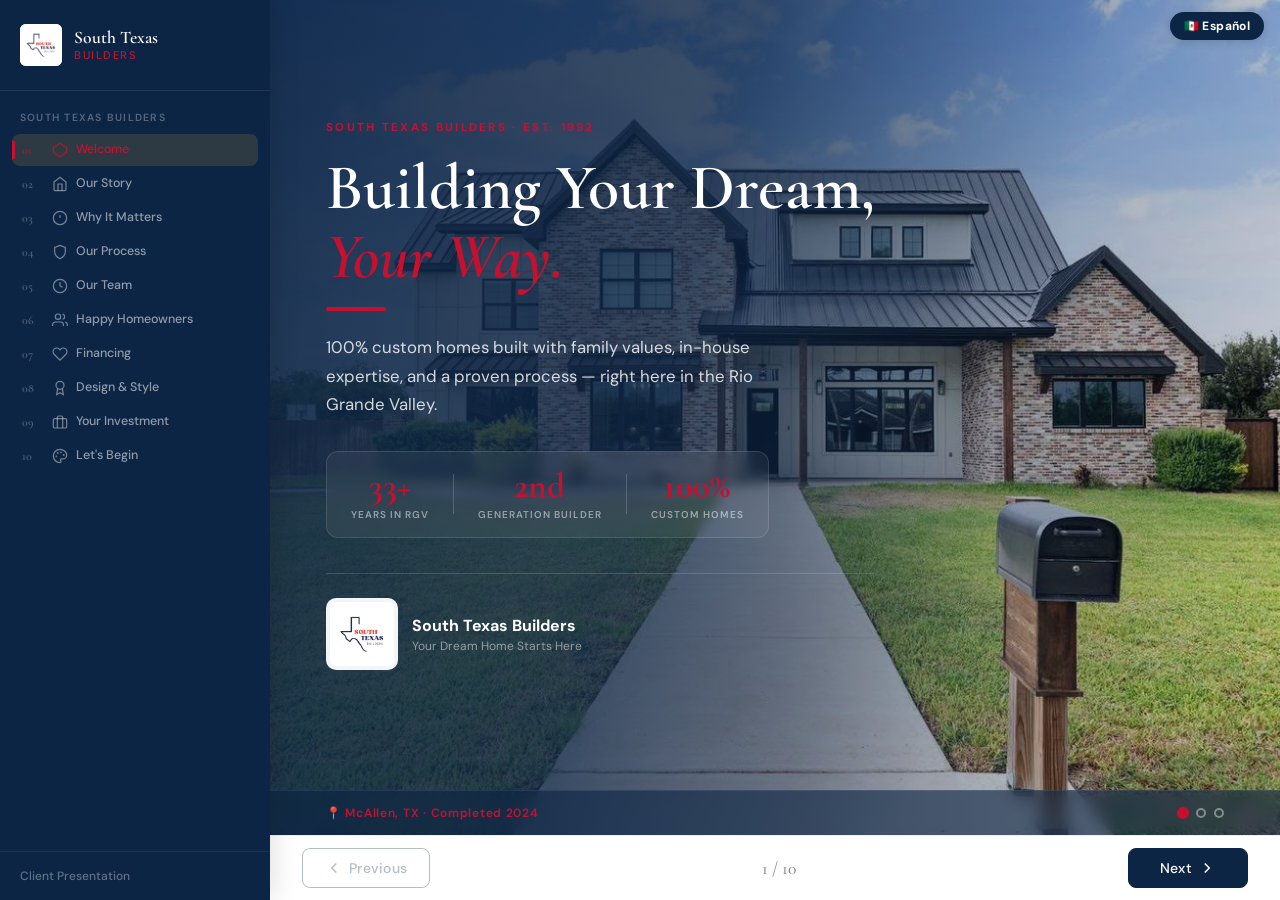
<file: index.html>
<!doctype html>
<html lang="en">
  <head>
    <meta charset="UTF-8" />
    <link rel="icon" type="image/svg+xml" href="/favicon.svg" />
    <meta name="viewport" content="width=device-width, initial-scale=1.0" />
    <title>South Texas Builders — Closer Presentation</title>
    <link rel="preconnect" href="https://fonts.googleapis.com" />
    <link rel="preconnect" href="https://fonts.gstatic.com" crossorigin />
    <link href="https://fonts.googleapis.com/css2?family=Cormorant+Garamond:ital,wght@0,300;0,400;0,500;0,600;0,700;1,300;1,400;1,500&family=DM+Sans:ital,opsz,wght@0,9..40,300;0,9..40,400;0,9..40,500;0,9..40,600;0,9..40,700;1,9..40,300;1,9..40,400&display=swap" rel="stylesheet" />
    <script type="module" crossorigin src="/assets/index-Rdpta0uJ.js"></script>
    <link rel="stylesheet" crossorigin href="/assets/index-zOQVvLWB.css">
  </head>
  <body>
    <div id="root"></div>
  </body>
</html>
</file>
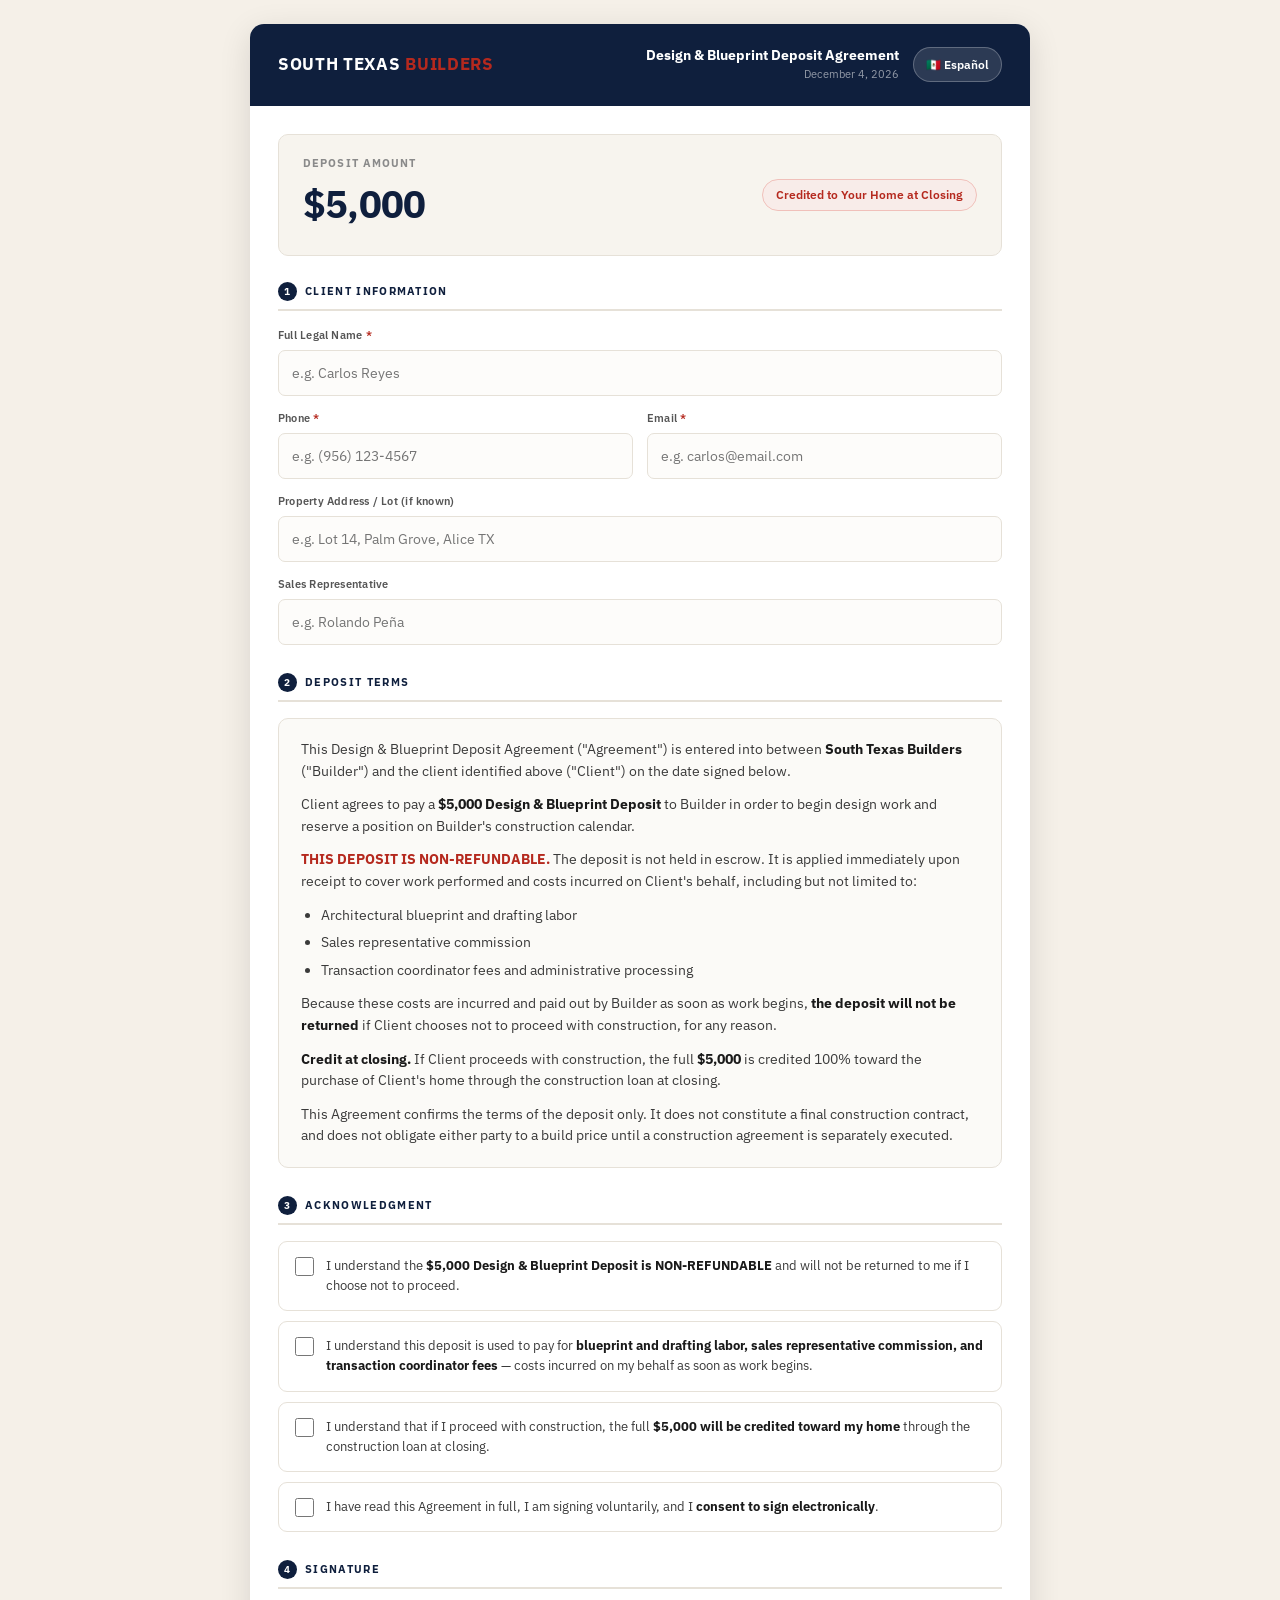
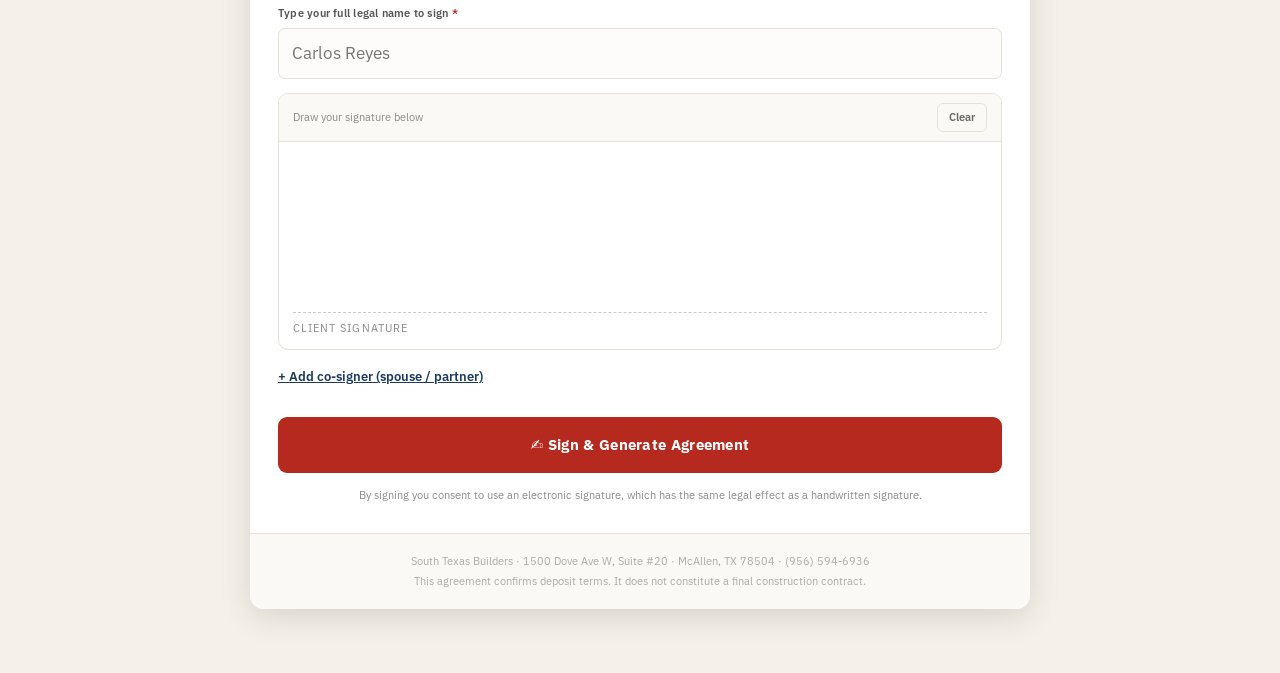
<file: stb-deposit-agreement.html>
<!doctype html>
<html lang="en">
<head>
<meta charset="utf-8" />
<meta name="viewport" content="width=device-width, initial-scale=1" />
<title>South Texas Builders — Design Deposit Agreement</title>
<!--
  ============================================================================
  SOUTH TEXAS BUILDERS — DESIGN & BLUEPRINT DEPOSIT AGREEMENT (e-signature)
  ----------------------------------------------------------------------------
  Standalone page. No build step, no dependencies. Opened in a new tab from
  the "Let's Begin" section of the closer presentation.

  Captures: client identity, explicit acknowledgment of the non-refundable
  $5,000 design deposit, a drawn signature, a typed legal name, and a
  timestamped audit record. Submits to Netlify Forms (form name
  "stb-deposit-agreement") so the office receives a copy, then generates a
  printable / save-as-PDF signed agreement.

  NOTE: Have counsel review the agreement wording before production use.
  ============================================================================
-->
<link rel="preconnect" href="https://fonts.googleapis.com" />
<link rel="preconnect" href="https://fonts.gstatic.com" crossorigin />
<link href="https://fonts.googleapis.com/css2?family=IBM+Plex+Sans:wght@300;400;500;600;700;800&display=swap" rel="stylesheet" />
<style>
  *{box-sizing:border-box;margin:0;padding:0}
  :root{
    --navy:#0f1f3d; --navy-soft:#1B3A5C; --red:#b5291e; --cream:#f5f0e8;
    --panel:#fff; --line:#e6e1d8; --muted:#8a8a8a; --ink:#1a1a1a; --ok:#1e7a4d;
  }
  body{
    font-family:'IBM Plex Sans',system-ui,sans-serif;background:var(--cream);
    color:var(--ink);line-height:1.6;padding:24px 16px 64px;
    -webkit-font-smoothing:antialiased;
  }
  .wrap{max-width:780px;margin:0 auto}

  /* ---------- header ---------- */
  .doc{background:var(--panel);border-radius:14px;overflow:hidden;box-shadow:0 8px 32px rgba(0,0,0,.12)}
  .doc-head{background:var(--navy);padding:22px 28px;display:flex;justify-content:space-between;align-items:center;gap:16px;flex-wrap:wrap}
  .logo{font-size:17px;font-weight:800;color:#fff;letter-spacing:.04em}
  .logo span{color:var(--red)}
  .head-right{display:flex;align-items:center;gap:14px}
  .head-title{text-align:right}
  .head-title h1{font-size:14px;font-weight:700;color:#fff;line-height:1.3}
  .head-title p{font-size:11px;color:rgba(255,255,255,.55);margin-top:2px}
  .lang-btn{background:rgba(255,255,255,.12);border:1px solid rgba(255,255,255,.25);color:#fff;
    font:inherit;font-size:12px;font-weight:600;padding:7px 12px;border-radius:20px;cursor:pointer;white-space:nowrap}
  .lang-btn:hover{background:rgba(255,255,255,.22)}

  .doc-body{padding:28px}
  @media (max-width:560px){.doc-body{padding:20px 16px}}

  /* ---------- amount ---------- */
  .amount{background:#f7f4ee;border:1px solid var(--line);border-radius:10px;padding:20px 24px;
    display:flex;justify-content:space-between;align-items:center;gap:16px;flex-wrap:wrap;margin-bottom:26px}
  .amount-label{font-size:11px;font-weight:700;text-transform:uppercase;letter-spacing:.1em;color:var(--muted);margin-bottom:2px}
  .amount-val{font-size:38px;font-weight:800;color:var(--navy);letter-spacing:-.02em}
  .amount-tag{font-size:12px;font-weight:600;color:var(--red);background:#f8ece9;border:1px solid #f0c0ba;
    padding:5px 13px;border-radius:20px}

  /* ---------- sections ---------- */
  .sec{margin-bottom:28px}
  .sec-title{font-size:11px;font-weight:700;text-transform:uppercase;letter-spacing:.12em;color:var(--navy);
    padding-bottom:8px;border-bottom:2px solid var(--line);margin-bottom:16px;display:flex;align-items:center;gap:8px}
  .sec-title .n{background:var(--navy);color:#fff;width:19px;height:19px;border-radius:50%;
    display:inline-flex;align-items:center;justify-content:center;font-size:10px;flex:none}

  .grid{display:grid;grid-template-columns:1fr 1fr;gap:14px}
  @media (max-width:560px){.grid{grid-template-columns:1fr}}
  .full{grid-column:1/-1}
  label.f{display:block}
  .f-label{display:block;font-size:11px;font-weight:600;color:#555;margin-bottom:5px;letter-spacing:.02em}
  .f-label .req{color:var(--red)}
  input[type=text],input[type=tel],input[type=email]{
    width:100%;font:inherit;font-size:14px;padding:11px 13px;border:1px solid var(--line);
    border-radius:7px;background:#fdfcfa;color:var(--ink);transition:border-color .15s,box-shadow .15s}
  input:focus{outline:none;border-color:var(--navy-soft);box-shadow:0 0 0 3px rgba(27,58,92,.1);background:#fff}
  input.err{border-color:var(--red);background:#fffafa}

  /* ---------- terms ---------- */
  .terms{background:#fbfaf7;border:1px solid var(--line);border-radius:10px;padding:20px 22px;font-size:13.5px;color:#3a3a3a}
  .terms p{margin-bottom:12px}
  .terms p:last-child{margin-bottom:0}
  .terms strong{color:var(--ink)}
  .terms .hot{color:var(--red);font-weight:700}
  .terms ul{margin:10px 0 12px 20px}
  .terms li{margin-bottom:6px}

  /* ---------- checkboxes ---------- */
  .ack{display:flex;gap:12px;align-items:flex-start;background:#fff;border:1px solid var(--line);
    border-radius:9px;padding:14px 16px;margin-bottom:10px;cursor:pointer;transition:border-color .15s,background .15s}
  .ack:hover{border-color:#c9c2b5}
  .ack.checked{border-color:var(--ok);background:#f4fbf7}
  .ack.err{border-color:var(--red);background:#fffafa}
  .ack input{width:19px;height:19px;flex:none;margin-top:1px;accent-color:var(--ok);cursor:pointer}
  .ack span{font-size:13px;color:#3a3a3a;line-height:1.55}
  .ack span b{color:var(--ink)}

  /* ---------- signature ---------- */
  .sig-wrap{border:1px solid var(--line);border-radius:10px;overflow:hidden;background:#fff}
  .sig-bar{display:flex;justify-content:space-between;align-items:center;padding:9px 14px;
    background:#faf9f6;border-bottom:1px solid var(--line)}
  .sig-hint{font-size:11px;color:var(--muted)}
  .clear-btn{background:none;border:1px solid var(--line);color:#666;font:inherit;font-size:11px;
    font-weight:600;padding:5px 11px;border-radius:6px;cursor:pointer}
  .clear-btn:hover{border-color:var(--red);color:var(--red)}
  canvas{display:block;width:100%;height:170px;touch-action:none;cursor:crosshair;background:#fff}
  .sig-line{margin:0 14px 12px;border-top:1px dashed #cfc9bd;padding-top:7px;font-size:10.5px;
    color:var(--muted);text-transform:uppercase;letter-spacing:.1em}
  .sig-wrap.err{border-color:var(--red)}

  .cosign-toggle{margin-top:14px;font-size:13px;color:var(--navy-soft);font-weight:600;
    background:none;border:none;font-family:inherit;cursor:pointer;text-decoration:underline;padding:4px 0}
  #cosignBlock{margin-top:18px;padding-top:18px;border-top:1px dashed var(--line)}

  /* ---------- submit ---------- */
  .submit-btn{width:100%;background:var(--red);color:#fff;font:inherit;font-size:15px;font-weight:700;
    border:none;border-radius:9px;padding:16px;cursor:pointer;letter-spacing:.02em;transition:background .15s}
  .submit-btn:hover{background:#9c2119}
  .submit-btn:disabled{background:#c9c2b5;cursor:not-allowed}
  .err-msg{background:#fff2f0;border-left:4px solid var(--red);color:#8c2018;font-size:13px;
    padding:12px 15px;border-radius:0 6px 6px 0;margin-bottom:16px;display:none}
  .err-msg.show{display:block}
  .legal-note{font-size:11px;color:var(--muted);text-align:center;margin-top:14px;line-height:1.6}

  .doc-foot{padding:18px 28px;background:#faf9f6;border-top:1px solid var(--line);
    text-align:center;font-size:11px;color:#aaa;line-height:1.8}

  /* ---------- success ---------- */
  #done{display:none;text-align:center;padding:44px 28px}
  #done .tick{width:64px;height:64px;border-radius:50%;background:#e8f6ee;color:var(--ok);
    display:flex;align-items:center;justify-content:center;font-size:32px;margin:0 auto 20px}
  #done h2{font-size:21px;color:var(--navy);margin-bottom:8px;font-weight:700}
  #done p{font-size:14px;color:#666;margin-bottom:6px}
  #done .docid{font-family:ui-monospace,monospace;font-size:12px;color:var(--muted);
    background:#f5f2ec;padding:6px 12px;border-radius:6px;display:inline-block;margin:14px 0 22px}
  .print-btn{background:var(--navy);color:#fff;font:inherit;font-size:14px;font-weight:700;border:none;
    border-radius:9px;padding:14px 28px;cursor:pointer}
  .print-btn:hover{background:#16305c}
</style>
</head>
<body>

<div class="wrap">
  <div class="doc">
    <div class="doc-head">
      <div class="logo">SOUTH TEXAS <span>BUILDERS</span></div>
      <div class="head-right">
        <div class="head-title">
          <h1 data-t="docTitle">Design &amp; Blueprint Deposit Agreement</h1>
          <p id="todayLabel"></p>
        </div>
        <button class="lang-btn" id="langBtn" type="button">🇲🇽 Español</button>
      </div>
    </div>

    <!-- ============ FORM ============ -->
    <div class="doc-body" id="formView">

      <div class="amount">
        <div>
          <div class="amount-label" data-t="depositAmount">Deposit Amount</div>
          <div class="amount-val">$5,000</div>
        </div>
        <div class="amount-tag" data-t="creditedTag">Credited to Your Home at Closing</div>
      </div>

      <!-- 1. client -->
      <div class="sec">
        <div class="sec-title"><span class="n">1</span><span data-t="s1">Client Information</span></div>
        <div class="grid">
          <label class="f full">
            <span class="f-label"><span data-t="fLegal">Full Legal Name</span> <span class="req">*</span></span>
            <input type="text" id="legalName" autocomplete="name" placeholder="e.g. Carlos Reyes" />
          </label>
          <label class="f">
            <span class="f-label"><span data-t="fPhone">Phone</span> <span class="req">*</span></span>
            <input type="tel" id="phone" autocomplete="tel" placeholder="e.g. (956) 123-4567" />
          </label>
          <label class="f">
            <span class="f-label"><span data-t="fEmail">Email</span> <span class="req">*</span></span>
            <input type="email" id="email" autocomplete="email" placeholder="e.g. carlos@email.com" />
          </label>
          <label class="f full">
            <span class="f-label" data-t="fProp">Property Address / Lot (if known)</span>
            <input type="text" id="property" placeholder="e.g. Lot 14, Palm Grove, Alice TX" />
          </label>
          <label class="f full">
            <span class="f-label" data-t="fRep">Sales Representative</span>
            <input type="text" id="rep" placeholder="e.g. Rolando Peña" />
          </label>
        </div>
      </div>

      <!-- 2. terms -->
      <div class="sec">
        <div class="sec-title"><span class="n">2</span><span data-t="s2">Deposit Terms</span></div>
        <div class="terms" id="termsBox"></div>
      </div>

      <!-- 3. acknowledgments -->
      <div class="sec">
        <div class="sec-title"><span class="n">3</span><span data-t="s3">Acknowledgment</span></div>
        <div id="ackList"></div>
      </div>

      <!-- 4. signature -->
      <div class="sec">
        <div class="sec-title"><span class="n">4</span><span data-t="s4">Signature</span></div>

        <label class="f" style="margin-bottom:14px">
          <span class="f-label"><span data-t="fType">Type your full legal name to sign</span> <span class="req">*</span></span>
          <input type="text" id="typedSig" placeholder="Carlos Reyes" style="font-size:17px" />
        </label>

        <div class="sig-wrap" id="sigWrap">
          <div class="sig-bar">
            <span class="sig-hint" data-t="sigHint">Draw your signature below</span>
            <button type="button" class="clear-btn" id="clearSig" data-t="clearSig">Clear</button>
          </div>
          <canvas id="sigPad"></canvas>
          <div class="sig-line" data-t="sigLine">Client Signature</div>
        </div>

        <button type="button" class="cosign-toggle" id="cosignToggle" data-t="addCosign">+ Add co-signer (spouse / partner)</button>

        <div id="cosignBlock" style="display:none">
          <label class="f" style="margin-bottom:14px">
            <span class="f-label" data-t="fCoName">Co-Signer Full Legal Name</span>
            <input type="text" id="coName" placeholder="e.g. Maria Reyes" />
          </label>
          <div class="sig-wrap" id="coSigWrap">
            <div class="sig-bar">
              <span class="sig-hint" data-t="sigHint2">Co-signer draws signature below</span>
              <button type="button" class="clear-btn" id="clearCoSig" data-t="clearSig2">Clear</button>
            </div>
            <canvas id="coSigPad"></canvas>
            <div class="sig-line" data-t="coSigLine">Co-Signer Signature</div>
          </div>
        </div>
      </div>

      <div class="err-msg" id="errMsg"></div>
      <button type="button" class="submit-btn" id="submitBtn" data-t="submitBtn">✍️ Sign &amp; Generate Agreement</button>
      <p class="legal-note" data-t="legalNote">
        By signing you consent to use an electronic signature, which has the same legal effect as a handwritten signature.
      </p>
    </div>

    <!-- ============ SUCCESS ============ -->
    <div id="done">
      <div class="tick">✓</div>
      <h2 data-t="doneTitle">Agreement Signed</h2>
      <p data-t="doneSub">A copy has been sent to South Texas Builders.</p>
      <div class="docid" id="doneId"></div>
      <div>
        <button type="button" class="print-btn" id="printBtn" data-t="printBtn">🖨️ View / Download Signed PDF</button>
      </div>
      <p class="legal-note" style="margin-top:18px" data-t="doneNote">Keep a copy for your records.</p>
    </div>

    <div class="doc-foot">
      South Texas Builders · 1500 Dove Ave W, Suite #20 · McAllen, TX 78504 · (956) 594-6936<br/>
      <span data-t="footNote">This agreement confirms deposit terms. It does not constitute a final construction contract.</span>
    </div>
  </div>
</div>

<!-- Netlify Forms detection stub (static markup, never displayed) -->
<form name="stb-deposit-agreement" data-netlify="true" netlify-honeypot="bot-field" hidden>
  <input type="text" name="bot-field" />
  <input type="text" name="documentId" /><input type="text" name="legalName" />
  <input type="text" name="phone" /><input type="email" name="email" />
  <input type="text" name="property" />
  <input type="text" name="rep" /><input type="text" name="typedSignature" />
  <input type="text" name="coSignerName" /><input type="text" name="signedAt" />
  <input type="text" name="language" /><input type="text" name="acknowledgments" />
  <input type="text" name="userAgent" /><textarea name="signatureImage"></textarea>
  <textarea name="coSignatureImage"></textarea>
</form>

<script>
(function(){
  "use strict";

  /* ------------------------------------------------------------------ i18n */
  var T = {
    en:{
      docTitle:"Design & Blueprint Deposit Agreement", depositAmount:"Deposit Amount",
      creditedTag:"Credited to Your Home at Closing",
      s1:"Client Information", s2:"Deposit Terms", s3:"Acknowledgment", s4:"Signature",
      fLegal:"Full Legal Name", fPhone:"Phone", fEmail:"Email",
      fProp:"Property Address / Lot (if known)", fRep:"Sales Representative",
      fType:"Type your full legal name to sign", sigHint:"Draw your signature below",
      sigHint2:"Co-signer draws signature below", clearSig:"Clear", clearSig2:"Clear",
      sigLine:"Client Signature", coSigLine:"Co-Signer Signature",
      addCosign:"+ Add co-signer (spouse / partner)", removeCosign:"− Remove co-signer",
      fCoName:"Co-Signer Full Legal Name",
      submitBtn:"✍️ Sign & Generate Agreement", submitting:"Submitting…",
      legalNote:"By signing you consent to use an electronic signature, which has the same legal effect as a handwritten signature.",
      doneTitle:"Agreement Signed", doneSub:"A copy has been sent to South Texas Builders.",
      printBtn:"🖨️ View / Download Signed PDF", doneNote:"Keep a copy for your records.",
      footNote:"This agreement confirms deposit terms. It does not constitute a final construction contract.",
      errFields:"Please complete all required fields highlighted below.",
      errAck:"You must check every acknowledgment box to continue.",
      errSig:"Please draw your signature in the box above.",
      errTyped:"Your typed name must match your full legal name.",
      errSend:"Your agreement was signed, but the copy could not be sent automatically. Please download the PDF and email it to the office.",
      /* document */
      docHead:"Design & Blueprint Deposit Agreement", labClient:"Client", labPhone:"Phone",
      labEmail:"Email", labProp:"Property", labRep:"Sales Representative",
      labDate:"Date Signed", labDoc:"Document ID", labBuilder:"Builder",
      termsHead:"Terms Acknowledged & Agreed", sigHead:"Signatures",
      signedBy:"Signed by", coSignedBy:"Co-signed by", onDate:"on",
      auditHead:"Audit Record",
      terms:{
        intro:"This Design &amp; Blueprint Deposit Agreement (\"Agreement\") is entered into between <strong>South Texas Builders</strong> (\"Builder\") and the client identified above (\"Client\") on the date signed below.",
        p1:"Client agrees to pay a <strong>$5,000 Design &amp; Blueprint Deposit</strong> to Builder in order to begin design work and reserve a position on Builder's construction calendar.",
        p2:"<span class='hot'>THIS DEPOSIT IS NON-REFUNDABLE.</span> The deposit is not held in escrow. It is applied immediately upon receipt to cover work performed and costs incurred on Client's behalf, including but not limited to:",
        li:["Architectural blueprint and drafting labor","Sales representative commission","Transaction coordinator fees and administrative processing"],
        p3:"Because these costs are incurred and paid out by Builder as soon as work begins, <strong>the deposit will not be returned</strong> if Client chooses not to proceed with construction, for any reason.",
        p4:"<strong>Credit at closing.</strong> If Client proceeds with construction, the full <strong>$5,000</strong> is credited 100% toward the purchase of Client's home through the construction loan at closing.",
        p5:"This Agreement confirms the terms of the deposit only. It does not constitute a final construction contract, and does not obligate either party to a build price until a construction agreement is separately executed."
      },
      acks:[
        "I understand the <b>$5,000 Design &amp; Blueprint Deposit is NON-REFUNDABLE</b> and will not be returned to me if I choose not to proceed.",
        "I understand this deposit is used to pay for <b>blueprint and drafting labor, sales representative commission, and transaction coordinator fees</b> — costs incurred on my behalf as soon as work begins.",
        "I understand that if I proceed with construction, the full <b>$5,000 will be credited toward my home</b> through the construction loan at closing.",
        "I have read this Agreement in full, I am signing voluntarily, and I <b>consent to sign electronically</b>."
      ]
    },
    es:{
      docTitle:"Acuerdo de Depósito de Diseño y Planos", depositAmount:"Monto del Depósito",
      creditedTag:"Acreditado a Tu Casa al Cierre",
      s1:"Información del Cliente", s2:"Términos del Depósito", s3:"Reconocimiento", s4:"Firma",
      fLegal:"Nombre Legal Completo", fPhone:"Teléfono", fEmail:"Correo Electrónico",
      fProp:"Dirección / Lote de la Propiedad (si se conoce)",
      fRep:"Representante de Ventas",
      fType:"Escribe tu nombre legal completo para firmar", sigHint:"Dibuja tu firma abajo",
      sigHint2:"El co-firmante dibuja su firma abajo", clearSig:"Borrar", clearSig2:"Borrar",
      sigLine:"Firma del Cliente", coSigLine:"Firma del Co-Firmante",
      addCosign:"+ Agregar co-firmante (cónyuge / pareja)", removeCosign:"− Quitar co-firmante",
      fCoName:"Nombre Legal Completo del Co-Firmante",
      submitBtn:"✍️ Firmar y Generar Acuerdo", submitting:"Enviando…",
      legalNote:"Al firmar aceptas usar una firma electrónica, la cual tiene el mismo efecto legal que una firma manuscrita.",
      doneTitle:"Acuerdo Firmado", doneSub:"Se envió una copia a South Texas Builders.",
      printBtn:"🖨️ Ver / Descargar PDF Firmado", doneNote:"Guarda una copia para tus registros.",
      footNote:"Este acuerdo confirma los términos del depósito. No constituye un contrato de construcción final.",
      errFields:"Por favor completa todos los campos requeridos marcados abajo.",
      errAck:"Debes marcar todas las casillas de reconocimiento para continuar.",
      errSig:"Por favor dibuja tu firma en el recuadro de arriba.",
      errTyped:"Tu nombre escrito debe coincidir con tu nombre legal completo.",
      errSend:"Tu acuerdo fue firmado, pero la copia no se pudo enviar automáticamente. Por favor descarga el PDF y envíalo por correo a la oficina.",
      docHead:"Acuerdo de Depósito de Diseño y Planos", labClient:"Cliente", labPhone:"Teléfono",
      labEmail:"Correo", labProp:"Propiedad", labRep:"Representante de Ventas",
      labDate:"Fecha de Firma", labDoc:"ID del Documento", labBuilder:"Constructor",
      termsHead:"Términos Reconocidos y Aceptados", sigHead:"Firmas",
      signedBy:"Firmado por", coSignedBy:"Co-firmado por", onDate:"el",
      auditHead:"Registro de Auditoría",
      terms:{
        intro:"Este Acuerdo de Depósito de Diseño y Planos (\"Acuerdo\") se celebra entre <strong>South Texas Builders</strong> (\"Constructor\") y el cliente identificado arriba (\"Cliente\") en la fecha firmada a continuación.",
        p1:"El Cliente acepta pagar un <strong>Depósito de Diseño y Planos de $5,000</strong> al Constructor para iniciar el trabajo de diseño y reservar un lugar en el calendario de construcción del Constructor.",
        p2:"<span class='hot'>ESTE DEPÓSITO NO ES REEMBOLSABLE.</span> El depósito no se mantiene en garantía (escrow). Se aplica de inmediato al recibirse para cubrir el trabajo realizado y los costos incurridos en nombre del Cliente, incluyendo pero no limitado a:",
        li:["Mano de obra de planos arquitectónicos y dibujo","Comisión del representante de ventas","Honorarios de la coordinadora de transacciones y procesamiento administrativo"],
        p3:"Debido a que estos costos son incurridos y pagados por el Constructor tan pronto como comienza el trabajo, <strong>el depósito no será devuelto</strong> si el Cliente decide no continuar con la construcción, por cualquier motivo.",
        p4:"<strong>Crédito al cierre.</strong> Si el Cliente continúa con la construcción, los <strong>$5,000</strong> completos se acreditan al 100% a la compra de la casa del Cliente a través del préstamo de construcción al cierre.",
        p5:"Este Acuerdo confirma únicamente los términos del depósito. No constituye un contrato de construcción final, y no obliga a ninguna de las partes a un precio de construcción hasta que se firme por separado un contrato de construcción."
      },
      acks:[
        "Entiendo que el <b>Depósito de Diseño y Planos de $5,000 NO ES REEMBOLSABLE</b> y no me será devuelto si decido no continuar.",
        "Entiendo que este depósito se usa para pagar <b>mano de obra de planos y dibujo, comisión del representante de ventas y honorarios de la coordinadora de transacciones</b> — costos incurridos en mi nombre tan pronto como comienza el trabajo.",
        "Entiendo que si continúo con la construcción, los <b>$5,000 completos se acreditarán a mi casa</b> a través del préstamo de construcción al cierre.",
        "He leído este Acuerdo en su totalidad, firmo voluntariamente, y <b>consiento en firmar electrónicamente</b>."
      ]
    }
  };

  var lang = (new URLSearchParams(location.search).get("lang") === "es") ? "es" : "en";
  var $ = function(id){ return document.getElementById(id); };

  /* ------------------------------------------------------- signature pads */
  function SigPad(canvas){
    var ctx = canvas.getContext("2d"), drawing = false, dirty = false, last = null;
    function size(){
      var r = canvas.getBoundingClientRect(), d = window.devicePixelRatio || 1;
      var snap = dirty ? canvas.toDataURL() : null;
      canvas.width = Math.round(r.width * d); canvas.height = Math.round(r.height * d);
      ctx.setTransform(d,0,0,d,0,0);
      ctx.lineWidth = 2.2; ctx.lineCap = "round"; ctx.lineJoin = "round"; ctx.strokeStyle = "#12233f";
      if (snap){ var im = new Image(); im.onload = function(){ ctx.drawImage(im,0,0,r.width,r.height); }; im.src = snap; }
    }
    function pos(e){
      var r = canvas.getBoundingClientRect();
      return { x:e.clientX - r.left, y:e.clientY - r.top };
    }
    canvas.addEventListener("pointerdown", function(e){
      e.preventDefault(); drawing = true; dirty = true; last = pos(e);
      canvas.setPointerCapture(e.pointerId);
      ctx.beginPath(); ctx.arc(last.x,last.y,1.1,0,Math.PI*2); ctx.fillStyle="#12233f"; ctx.fill();
    });
    canvas.addEventListener("pointermove", function(e){
      if(!drawing) return;
      e.preventDefault();
      var p = pos(e);
      ctx.beginPath(); ctx.moveTo(last.x,last.y); ctx.lineTo(p.x,p.y); ctx.stroke();
      last = p;
    });
    ["pointerup","pointercancel","pointerleave"].forEach(function(ev){
      canvas.addEventListener(ev, function(){ drawing = false; });
    });
    window.addEventListener("resize", size);
    setTimeout(size, 0);
    return {
      clear:function(){ ctx.clearRect(0,0,canvas.width,canvas.height); dirty=false; },
      isEmpty:function(){ return !dirty; },
      data:function(){ return dirty ? canvas.toDataURL("image/png") : ""; },
      resize:size
    };
  }

  var pad   = SigPad($("sigPad"));
  var coPad = SigPad($("coSigPad"));
  $("clearSig").addEventListener("click", function(){ pad.clear(); });
  $("clearCoSig").addEventListener("click", function(){ coPad.clear(); });

  // drawing clears any outstanding "please sign" error state
  $("sigPad").addEventListener("pointerdown", function(){
    $("sigWrap").classList.remove("err");
    clearErr();
  });

  var coOpen = false;
  $("cosignToggle").addEventListener("click", function(){
    coOpen = !coOpen;
    $("cosignBlock").style.display = coOpen ? "block" : "none";
    this.textContent = coOpen ? T[lang].removeCosign : T[lang].addCosign;
    if (coOpen) setTimeout(coPad.resize, 0);
  });

  /* --------------------------------------------------------------- render */
  function renderTerms(){
    var t = T[lang].terms;
    $("termsBox").innerHTML =
      "<p>"+t.intro+"</p><p>"+t.p1+"</p><p>"+t.p2+"</p><ul><li>"+
      t.li.join("</li><li>")+"</li></ul><p>"+t.p3+"</p><p>"+t.p4+"</p><p>"+t.p5+"</p>";
  }

  function renderAcks(){
    var box = $("ackList");
    var prev = Array.prototype.map.call(box.querySelectorAll("input"), function(i){ return i.checked; });
    box.innerHTML = "";
    T[lang].acks.forEach(function(text, i){
      var lab = document.createElement("label");
      lab.className = "ack";
      lab.innerHTML = '<input type="checkbox" data-ack="'+i+'" /><span>'+text+'</span>';
      var cb = lab.querySelector("input");
      if (prev[i]) { cb.checked = true; lab.classList.add("checked"); }
      cb.addEventListener("change", function(){
        lab.classList.toggle("checked", cb.checked);
        if (cb.checked) lab.classList.remove("err");
      });
      box.appendChild(lab);
    });
  }

  function applyLang(){
    document.documentElement.lang = lang;
    document.querySelectorAll("[data-t]").forEach(function(el){
      var v = T[lang][el.getAttribute("data-t")];
      if (v) el.textContent = v;
    });
    $("langBtn").textContent = (lang === "en") ? "🇲🇽 Español" : "🇺🇸 English";
    $("cosignToggle").textContent = coOpen ? T[lang].removeCosign : T[lang].addCosign;
    $("todayLabel").textContent = today();
    document.title = "South Texas Builders — " + T[lang].docTitle;
    renderTerms(); renderAcks();
  }

  function today(){
    return new Date().toLocaleDateString(lang === "en" ? "en-US" : "es-MX",
      { month:"long", day:"numeric", year:"numeric" });
  }

  $("langBtn").addEventListener("click", function(){
    lang = (lang === "en") ? "es" : "en";
    applyLang();
  });

  /* ------------------------------------------------------------ validation */
  function showErr(msg){
    var e = $("errMsg"); e.textContent = msg; e.classList.add("show");
    e.scrollIntoView({behavior:"smooth", block:"center"});
  }
  function clearErr(){ $("errMsg").classList.remove("show"); }

  function validate(){
    clearErr();
    var required = ["legalName","phone","email","typedSig"];
    var bad = false;
    required.forEach(function(id){
      var el = $(id), empty = !el.value.trim();
      el.classList.toggle("err", empty);
      if (empty) bad = true;
    });
    if (bad){ showErr(T[lang].errFields); return false; }

    var boxes = $("ackList").querySelectorAll("input[type=checkbox]");
    var allAck = true;
    Array.prototype.forEach.call(boxes, function(cb){
      var lab = cb.closest(".ack");
      lab.classList.toggle("err", !cb.checked);
      if (!cb.checked) allAck = false;
    });
    if (!allAck){ showErr(T[lang].errAck); return false; }

    var norm = function(s){ return s.trim().toLowerCase().replace(/\s+/g," "); };
    if (norm($("typedSig").value) !== norm($("legalName").value)){
      $("typedSig").classList.add("err");
      showErr(T[lang].errTyped); return false;
    }

    if (pad.isEmpty()){
      $("sigWrap").classList.add("err");
      showErr(T[lang].errSig); return false;
    }
    $("sigWrap").classList.remove("err");
    return true;
  }

  /* ---------------------------------------------------------------- submit */
  var record = null;

  function makeDocId(){
    var d = new Date();
    var ymd = "" + d.getFullYear() +
      String(d.getMonth()+1).padStart(2,"0") + String(d.getDate()).padStart(2,"0");
    var rand = Math.random().toString(36).slice(2,6).toUpperCase();
    return "STB-DA-" + ymd + "-" + rand;
  }

  function esc(s){
    return String(s == null ? "" : s).replace(/[&<>"']/g, function(c){
      return {"&":"&amp;","<":"&lt;",">":"&gt;",'"':"&quot;","'":"&#39;"}[c];
    });
  }

  $("submitBtn").addEventListener("click", function(){
    if (!validate()) return;
    var btn = this;
    btn.disabled = true;
    btn.textContent = T[lang].submitting;

    var now = new Date();
    record = {
      documentId: makeDocId(),
      legalName:  $("legalName").value.trim(),
      phone:      $("phone").value.trim(),
      email:      $("email").value.trim(),
      property:   $("property").value.trim(),
      rep:        $("rep").value.trim(),
      typedSignature: $("typedSig").value.trim(),
      coSignerName:   coOpen ? $("coName").value.trim() : "",
      signatureImage:   pad.data(),
      coSignatureImage: (coOpen && !coPad.isEmpty()) ? coPad.data() : "",
      signedAt:   now.toISOString(),
      signedAtLocal: now.toLocaleString(lang === "en" ? "en-US" : "es-MX"),
      language:   lang,
      acknowledgments: T[lang].acks.map(function(a){
        return a.replace(/<[^>]+>/g,"");
      }).join(" | "),
      userAgent:  navigator.userAgent
    };

    var body = new URLSearchParams();
    body.append("form-name", "stb-deposit-agreement");
    Object.keys(record).forEach(function(k){ body.append(k, record[k]); });

    fetch("/", {
      method: "POST",
      headers: {"Content-Type":"application/x-www-form-urlencoded"},
      body: body.toString()
    }).catch(function(){
      // Netlify Forms unavailable (e.g. local preview) — the signed PDF is
      // still generated so the signature is never lost.
      console.warn("Form submission failed; PDF fallback still available.");
    }).finally(function(){
      $("formView").style.display = "none";
      $("done").style.display = "block";
      $("doneId").textContent = record.documentId;
      window.scrollTo({top:0, behavior:"smooth"});
    });
  });

  /* ------------------------------------------------- signed document (PDF) */
  function buildDoc(r){
    var t = T[r.language];
    var row = function(label, val){
      if (!val) return "";
      return '<div class="r"><span class="rl">'+esc(label)+'</span><span class="rv">'+esc(val)+'</span></div>';
    };
    var terms = t.terms;
    return '<!DOCTYPE html><html lang="'+r.language+'"><head><meta charset="UTF-8">' +
      '<title>'+esc(t.docHead)+' — '+esc(r.documentId)+'</title>' +
      '<link href="https://fonts.googleapis.com/css2?family=IBM+Plex+Sans:wght@300;400;500;600;700;800&display=swap" rel="stylesheet">' +
      '<style>' +
      '*{box-sizing:border-box;margin:0;padding:0}' +
      'body{font-family:"IBM Plex Sans",sans-serif;background:#f5f0e8;color:#1a1a1a;padding:40px 20px;line-height:1.6}' +
      '.d{max-width:700px;margin:0 auto;background:#fff;border-radius:12px;overflow:hidden;box-shadow:0 8px 32px rgba(0,0,0,.12)}' +
      '.h{background:#0f1f3d;padding:26px 32px;display:flex;justify-content:space-between;align-items:center;' +
        '-webkit-print-color-adjust:exact;print-color-adjust:exact}' +
      '.lg{font-size:17px;font-weight:800;color:#fff;letter-spacing:.04em}.lg span{color:#b5291e}' +
      '.ht{text-align:right}.ht h2{font-size:14px;color:#fff;font-weight:700}' +
      '.ht p{font-size:11px;color:rgba(255,255,255,.55);margin-top:2px}' +
      '.b{padding:30px 32px}' +
      '.amt{background:#f7f4ee;border:1px solid #e0dbd2;border-radius:8px;padding:18px 22px;display:flex;' +
        'justify-content:space-between;align-items:center;margin-bottom:24px}' +
      '.al{font-size:10px;font-weight:700;text-transform:uppercase;letter-spacing:.1em;color:#888}' +
      '.av{font-size:32px;font-weight:800;color:#0f1f3d}' +
      '.at{font-size:11px;font-weight:600;color:#b5291e;background:#f8ece9;border:1px solid #f0c0ba;' +
        'padding:4px 12px;border-radius:20px;-webkit-print-color-adjust:exact;print-color-adjust:exact}' +
      '.st{font-size:10px;font-weight:700;text-transform:uppercase;letter-spacing:.12em;color:#0f1f3d;' +
        'border-bottom:2px solid #e6e1d8;padding-bottom:6px;margin:26px 0 14px}' +
      '.r{display:flex;justify-content:space-between;gap:16px;padding:8px 0;border-bottom:1px solid #f2f0ec}' +
      '.rl{font-size:11.5px;color:#888;flex:none}.rv{font-size:11.5px;font-weight:600;text-align:right}' +
      '.tx{font-size:12px;color:#3a3a3a}.tx p{margin-bottom:10px}.tx ul{margin:8px 0 10px 20px}' +
      '.tx li{margin-bottom:4px}.tx .hot{color:#b5291e;font-weight:700}' +
      '.ack{font-size:11.5px;color:#3a3a3a;padding:7px 0 7px 22px;position:relative;border-bottom:1px solid #f5f3ef}' +
      '.ack:before{content:"\\2713";position:absolute;left:0;top:7px;color:#1e7a4d;font-weight:700}' +
      '.sg{display:flex;gap:26px;margin-top:8px;flex-wrap:wrap}' +
      '.sgb{flex:1;min-width:230px}' +
      '.sgi{height:80px;border-bottom:1.5px solid #1a1a1a;display:flex;align-items:flex-end;padding-bottom:2px}' +
      '.sgi img{max-height:78px;max-width:100%}' +
      '.sgn{font-size:11px;font-weight:700;margin-top:6px}' +
      '.sgm{font-size:10px;color:#999;margin-top:2px}' +
      '.aud{background:#faf9f6;border:1px solid #eee;border-radius:6px;padding:12px 16px;margin-top:22px;' +
        'font-size:9.5px;color:#999;line-height:1.7;word-break:break-word}' +
      '.f{padding:18px 32px;background:#faf9f6;border-top:1px solid #f0f0f0;text-align:center;' +
        'font-size:10.5px;color:#aaa;line-height:1.8}' +
      '@media print{body{background:#fff;padding:0}.d{box-shadow:none;border-radius:0}}' +
      '</style></head><body><div class="d">' +
      '<div class="h"><div class="lg">SOUTH TEXAS <span>BUILDERS</span></div>' +
      '<div class="ht"><h2>'+esc(t.docHead)+'</h2><p>'+esc(r.documentId)+'</p></div></div>' +
      '<div class="b">' +
      '<div class="amt"><div><div class="al">'+esc(t.depositAmount)+'</div><div class="av">$5,000</div></div>' +
      '<div class="at">'+esc(t.creditedTag)+'</div></div>' +

      '<div class="st">'+esc(t.s1)+'</div>' +
      row(t.labClient, r.legalName) + row(t.labPhone, r.phone) + row(t.labEmail, r.email) +
      row(t.labProp, r.property) + row(t.labRep, r.rep) +
      row(t.labBuilder, "South Texas Builders") + row(t.labDate, r.signedAtLocal) +

      '<div class="st">'+esc(t.termsHead)+'</div><div class="tx">' +
      '<p>'+terms.intro+'</p><p>'+terms.p1+'</p><p>'+terms.p2+'</p>' +
      '<ul><li>'+terms.li.join("</li><li>")+'</li></ul>' +
      '<p>'+terms.p3+'</p><p>'+terms.p4+'</p><p>'+terms.p5+'</p></div>' +

      '<div class="st">'+esc(t.s3)+'</div>' +
      T[r.language].acks.map(function(a){
        return '<div class="ack">'+a+'</div>';
      }).join("") +

      '<div class="st">'+esc(t.sigHead)+'</div><div class="sg">' +
      '<div class="sgb"><div class="sgi">' +
        (r.signatureImage ? '<img src="'+r.signatureImage+'" alt="signature" />' : '') +
      '</div><div class="sgn">'+esc(r.legalName)+'</div>' +
      '<div class="sgm">'+esc(t.sigLine)+' · '+esc(t.onDate)+' '+esc(r.signedAtLocal)+'</div></div>' +
      (r.coSignerName ?
        '<div class="sgb"><div class="sgi">' +
        (r.coSignatureImage ? '<img src="'+r.coSignatureImage+'" alt="co-signature" />' : '') +
        '</div><div class="sgn">'+esc(r.coSignerName)+'</div>' +
        '<div class="sgm">'+esc(t.coSigLine)+' · '+esc(t.onDate)+' '+esc(r.signedAtLocal)+'</div></div>'
        : '') +
      '</div>' +

      '<div class="aud"><strong>'+esc(t.auditHead)+'</strong><br/>' +
      esc(t.labDoc)+': '+esc(r.documentId)+'<br/>' +
      'Timestamp (UTC): '+esc(r.signedAt)+'<br/>' +
      'Typed signature: '+esc(r.typedSignature)+'<br/>' +
      'Language: '+esc(r.language)+'<br/>' +
      'Client agent: '+esc(r.userAgent)+'</div>' +

      '</div><div class="f">South Texas Builders · 1500 Dove Ave W, Suite #20 · McAllen, TX 78504 · (956) 594-6936<br/>' +
      esc(t.footNote)+'</div></div>' +
      '<scr'+'ipt>window.onload=function(){setTimeout(function(){window.print();},700);}<\/scr'+'ipt>' +
      '</body></html>';
  }

  $("printBtn").addEventListener("click", function(){
    if (!record) return;
    var blob = new Blob([buildDoc(record)], {type:"text/html"});
    var url = URL.createObjectURL(blob);
    window.open(url, "_blank");
    setTimeout(function(){ URL.revokeObjectURL(url); }, 15000);
  });

  /* --------------------------------------------------------------- kickoff */
  ["legalName","phone","email","typedSig"].forEach(function(id){
    $(id).addEventListener("input", function(){ this.classList.remove("err"); });
  });
  applyLang();
})();
</script>
</body>
</html>
</file>
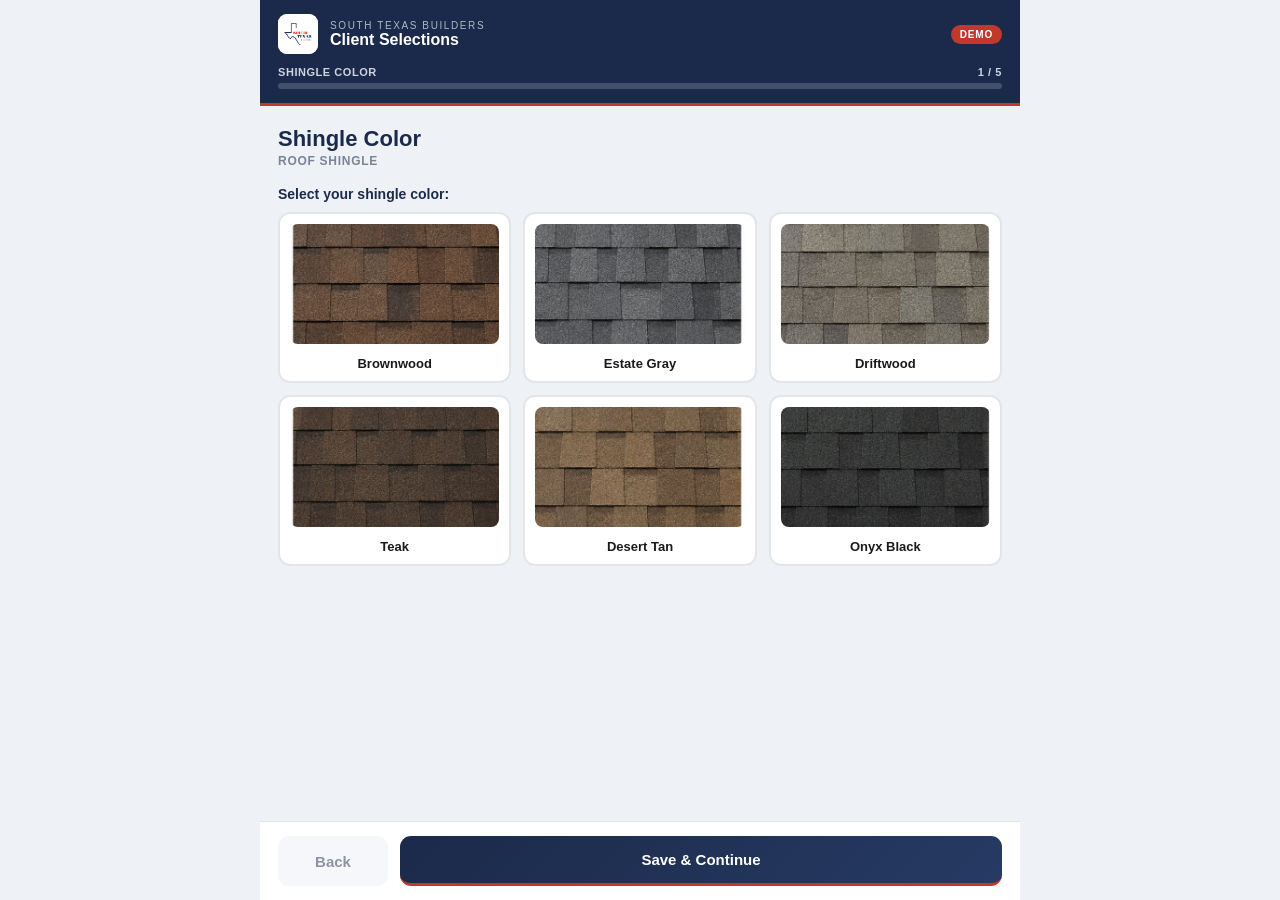
<file: stb-selections-demo.html>
<!doctype html>
<html lang="en">
<head>
<meta charset="utf-8" />
<meta name="viewport" content="width=device-width, initial-scale=1, maximum-scale=1, user-scalable=no" />
<title>South Texas Builders — Client Selections Demo</title>
<!--
  ============================================================================
  SOUTH TEXAS BUILDERS — CLIENT SELECTIONS DEMO (presentation only)
  ----------------------------------------------------------------------------
  Self-contained, single-file demo of how a client chooses their home
  selections. No backend, no login, nothing is saved — it's purely a visual
  walkthrough for the sales presentation "Selections" tab.

  HOW TO USE / EMBED:
    - Open this file directly in any browser, OR
    - Embed in a slide/site with:  <iframe src="stb-selections-demo.html"
      style="width:100%;height:720px;border:0"></iframe>

  Images load from the live app (needs internet). To make it fully offline,
  download the /images/selections/ files and repoint IMG_BASE below.
  ============================================================================
-->
<style>
  :root{
    --navy:#1B2A4A; --red:#C0392B; --bg:#eef1f6; --card:#ffffff;
    --line:rgba(27,42,74,.12); --muted:#7a8498;
  }
  *{box-sizing:border-box;margin:0;padding:0;-webkit-tap-highlight-color:transparent}
  body{font-family:-apple-system,BlinkMacSystemFont,'Segoe UI',Roboto,sans-serif;background:var(--bg);color:#1a1a1a}
  .app{max-width:760px;margin:0 auto;min-height:100vh;display:flex;flex-direction:column}

  /* Header */
  .top{background:var(--navy);color:#fff;padding:14px 18px;border-bottom:3px solid var(--red);position:sticky;top:0;z-index:5}
  .brand{display:flex;align-items:center;gap:12px}
  .brand img{width:40px;height:40px;border-radius:9px;background:#fff;object-fit:contain}
  .brand small{display:block;font-size:10px;letter-spacing:.16em;text-transform:uppercase;color:#aeb8c6}
  .brand strong{display:block;font-size:16px;line-height:1.1}
  .demoTag{margin-left:auto;font-size:10px;font-weight:800;letter-spacing:.08em;background:var(--red);padding:4px 9px;border-radius:999px}
  .progressWrap{margin-top:12px}
  .progressMeta{display:flex;justify-content:space-between;font-size:11px;font-weight:700;color:#cdd4df;margin-bottom:5px;text-transform:uppercase;letter-spacing:.05em}
  .track{height:6px;border-radius:999px;background:rgba(255,255,255,.18);overflow:hidden}
  .bar{height:100%;border-radius:999px;background:linear-gradient(90deg,var(--red),#d0a437);transition:width .35s ease}

  /* Body */
  .body{flex:1;padding:20px 18px 110px}
  .stepTitle{color:var(--navy);font-size:22px;font-weight:800;margin-bottom:2px}
  .stepSub{color:var(--muted);font-size:12px;font-weight:700;text-transform:uppercase;letter-spacing:.06em;margin-bottom:16px}
  .groupNote{color:var(--navy);font-weight:800;font-size:14px;margin:18px 0 10px}
  .groupNote:first-of-type{margin-top:0}

  .grid{display:grid;gap:12px}
  .card{background:var(--card);border:2px solid var(--line);border-radius:12px;padding:10px;cursor:pointer;transition:transform .12s,border-color .12s,box-shadow .12s;text-align:center}
  .card:hover{transform:translateY(-2px);border-color:rgba(192,57,43,.4)}
  .card.sel{border-color:var(--red);background:var(--navy);color:#fff;box-shadow:0 10px 22px rgba(192,57,43,.22)}
  .card img{width:100%;height:120px;object-fit:cover;border-radius:8px;margin-bottom:8px;background:#f4f6fa}
  .card.contain img{object-fit:contain;background:#fff}
  .card .name{font-size:13px;font-weight:700}
  .card .sub{font-size:11px;color:var(--muted);margin-top:2px}
  .card.sel .sub{color:#cdd4df}
  .swatch{height:64px;border-radius:8px;margin-bottom:8px}

  /* Finish */
  .finish{text-align:center;padding:40px 20px}
  .finish .check{width:84px;height:84px;border-radius:50%;background:#ecfdf3;color:#166534;display:flex;align-items:center;justify-content:center;font-size:44px;margin:0 auto 18px}
  .finish h2{color:var(--navy);font-size:26px;margin-bottom:8px}
  .finish p{color:var(--muted);max-width:420px;margin:0 auto 22px;line-height:1.5}
  .summary{max-width:460px;margin:0 auto;text-align:left}
  .sumRow{display:flex;justify-content:space-between;gap:16px;padding:11px 0;border-bottom:1px solid var(--line)}
  .sumRow span{color:var(--muted);font-size:13px;font-weight:700}
  .sumRow strong{color:var(--navy);font-size:14px;text-align:right}

  /* Footer nav */
  .nav{position:fixed;bottom:0;left:0;right:0;background:#fff;border-top:1px solid var(--line);padding:14px 18px;display:flex;gap:12px;max-width:760px;margin:0 auto}
  .btn{flex:1;min-height:50px;border:0;border-radius:11px;font-size:15px;font-weight:800;cursor:pointer}
  .btn.back{flex:0 0 110px;background:#eef1f6;color:var(--navy)}
  .btn.next{background:linear-gradient(135deg,var(--navy),#263a63);color:#fff;border-bottom:3px solid var(--red)}
  .btn:disabled{opacity:.5;cursor:default}
</style>
</head>
<body>
<div class="app">
  <div class="top">
    <div class="brand">
      <img src="/images/brand/stb-logo.png" alt="STB"/>
      <div>
        <small>South Texas Builders</small>
        <strong>Client Selections</strong>
      </div>
      <span class="demoTag">DEMO</span>
    </div>
    <div class="progressWrap">
      <div class="progressMeta"><span id="stepName">Getting started</span><span id="stepCount">0 / 5</span></div>
      <div class="track"><div class="bar" id="bar" style="width:0%"></div></div>
    </div>
  </div>

  <div class="body" id="body"></div>

  <div class="nav">
    <button class="btn back" id="back" onclick="prev()">Back</button>
    <button class="btn next" id="next" onclick="nextStep()">Save &amp; Continue</button>
  </div>
</div>

<script>
const IMG_BASE = '/images/selections/';

// Each step has one or more groups (a group = a labeled set of choices).
const STEPS = [
  { title:'Shingle Color', sub:'Roof shingle', groups:[
    { note:'Select your shingle color:', key:'shingle', cols:3, options:[
      {name:'Brownwood', img:'shingle-brownwood.jpg'},
      {name:'Estate Gray', img:'shingle-estate-gray.jpg'},
      {name:'Driftwood', img:'shingle-driftwood.jpg'},
      {name:'Teak', img:'shingle-teak.jpg'},
      {name:'Desert Tan', img:'shingle-desert-tan.jpg'},
      {name:'Onyx Black', img:'shingle-onyx-black.jpg'},
    ]}
  ]},
  { title:'Ceiling Design', sub:'Living room ceiling', groups:[
    { note:'Select the ceiling design:', key:'ceiling', cols:2, contain:true, options:[
      {name:'Tray Ceiling', img:'ceiling-tray-lighted.png'},
      {name:'Recessed Tray', img:'ceiling-recessed-lighted.png'},
      {name:'Double Tray', img:'ceiling-double-tray-lighted.png'},
      {name:'Wood Slat', img:'ceiling-wood-slat.png'},
      {name:'Vaulted', img:'ceiling-vaulted-shiplap.png'},
      {name:'Vaulted w/ Beams', img:'ceiling-vaulted-beams.png'},
    ]}
  ]},
  { title:'Front Door', sub:'Configure your entry door', groups:[
    { note:'1. Bore Type', key:'bore', cols:2, contain:true, options:[
      {name:'Single Bore', sub:'Knob/lever only', img:'front-door-bore-single.jpg'},
      {name:'Double Bore', sub:'Knob + deadbolt', img:'front-door-bore-double.jpg'},
    ]},
    { note:'2. Glass Type', key:'glass', cols:2, options:[
      {name:'Reflective Silver', img:'front-door-glass-reflective.jpg'},
      {name:'Light Smoke', img:'front-door-glass-smoke.jpg'},
      {name:'Clear', img:'front-door-glass-clear.jpg'},
      {name:'Frosted White', img:'front-door-glass-frosted.jpg'},
    ]},
    { note:'3. Hinges — Color & Threshold', key:'hinge', cols:2, contain:true, options:[
      {name:'Nickel / Satin Silver', img:'front-door-hinge-nickel.jpg'},
      {name:'Black / Matte Black', img:'front-door-hinge-black.jpg'},
    ]},
  ]},
  { title:'Kitchen Sink', sub:'Standard options', groups:[
    { note:'Choose your kitchen sink:', key:'sink', cols:2, contain:true, options:[
      {name:'Fireclay Glossy', sub:'33×20, 10" deep', img:'kitchen-sink-1.jpg'},
      {name:'Fireclay Crisp White', sub:'33×18', img:'kitchen-sink-2.jpg'},
      {name:'Fireclay Double Bowl', sub:'33×18', img:'kitchen-sink-3.jpg'},
      {name:'Quartz Composite', sub:'33×22', img:'kitchen-sink-4.jpg'},
      {name:'Stainless 16ga', sub:'33×22', img:'kitchen-sink-5.jpg'},
    ]}
  ]},
  { title:'Garage Door', sub:'Garage door style', groups:[
    { note:'Choose your garage door style:', key:'garage', cols:2, options:[
      {name:'Long Panel', img:'garage-door-long-panel.jpg'},
      {name:'Short Panel', img:'garage-door-short-panel.jpg'},
    ]}
  ]},
];

const SUMMARY_LABELS = {shingle:'Shingle Color',ceiling:'Ceiling Design',bore:'Door Bore',glass:'Door Glass',hinge:'Door Hinges',sink:'Kitchen Sink',garage:'Garage Door'};

let step = 0;
const picks = {};
const TOTAL = STEPS.length;

function render(){
  const body = document.getElementById('body');
  const bar = document.getElementById('bar');
  const isFinish = step >= TOTAL;

  bar.style.width = (isFinish ? 100 : Math.round((step/TOTAL)*100)) + '%';
  document.getElementById('stepCount').textContent = isFinish ? 'Complete' : ((step+1) + ' / ' + TOTAL);
  document.getElementById('stepName').textContent = isFinish ? 'All done' : STEPS[step].title;
  document.getElementById('back').disabled = step === 0;
  document.getElementById('next').textContent = isFinish ? 'Restart Demo' : (step === TOTAL-1 ? 'Submit Selections' : 'Save & Continue');

  if(isFinish){ body.innerHTML = finishHTML(); window.scrollTo(0,0); return; }

  const s = STEPS[step];
  let html = '<div class="stepTitle">'+s.title+'</div><div class="stepSub">'+s.sub+'</div>';
  s.groups.forEach(g=>{
    html += '<div class="groupNote">'+g.note+'</div>';
    html += '<div class="grid" style="grid-template-columns:repeat('+g.cols+',1fr)">';
    g.options.forEach((o,i)=>{
      const sel = picks[g.key]===o.name ? ' sel' : '';
      const cc = g.contain ? ' contain' : '';
      const media = o.img ? '<img src="'+IMG_BASE+o.img+'" alt="'+o.name+'" onerror="this.style.visibility=\'hidden\'"/>'
                          : '<div class="swatch" style="background:'+(o.color||'#ddd')+'"></div>';
      html += '<div class="card'+cc+sel+'" onclick="pick(\''+g.key+'\',\''+o.name.replace(/'/g,"\\'")+'\')">'
            + media + '<div class="name">'+o.name+'</div>'
            + (o.sub?'<div class="sub">'+o.sub+'</div>':'') + '</div>';
    });
    html += '</div>';
  });
  body.innerHTML = html;
  window.scrollTo(0,0);
}

function pick(key,name){ picks[key]=name; render(); }
function nextStep(){ if(step>=TOTAL){ step=0; for(const k in picks) delete picks[k]; render(); return; } step++; render(); }
function prev(){ if(step>0){ step--; render(); } }

function finishHTML(){
  let rows='';
  Object.keys(SUMMARY_LABELS).forEach(k=>{
    if(picks[k]) rows += '<div class="sumRow"><span>'+SUMMARY_LABELS[k]+'</span><strong>'+picks[k]+'</strong></div>';
  });
  if(!rows) rows = '<div class="sumRow"><span>No selections chosen</span><strong>—</strong></div>';
  return '<div class="finish"><div class="check">✓</div>'
    + '<h2>Selections Submitted</h2>'
    + '<p>Thank you! Your South Texas Builders team will review your selections and confirm final products, pricing, and availability.</p>'
    + '<div class="summary">'+rows+'</div></div>';
}

render();
</script>
</body>
</html>
</file>
<file: assets/index-zOQVvLWB.css>
:root{--navy: #0D2545;--navy-dark: #081830;--navy-light: #1B3A5C;--gold: #C8102E;--gold-light: #e0203f;--gold-pale: #fde8eb;--cream: #F5F0E8;--cream-dark: #EDE6D8;--white: #ffffff;--text-primary: #1a1a1a;--text-secondary: #4a4a5a;--text-muted: #8a8a9a;--sidebar-width: 270px;--transition: .35s cubic-bezier(.4, 0, .2, 1)}*,*:before,*:after{box-sizing:border-box;margin:0;padding:0}html,body{height:100%;width:100%;margin:0;padding:0;font-family:DM Sans,sans-serif;color:var(--text-primary);background:var(--cream);-webkit-font-smoothing:antialiased;overflow:hidden}#root{height:100%;width:100%;display:flex;overflow:hidden}h1,h2,h3,h4,h5{font-family:Cormorant Garamond,serif;font-weight:600;line-height:1.2}button{cursor:pointer;font-family:inherit}img{max-width:100%;display:block}.placeholder-img{background:linear-gradient(135deg,#d0ccc4,#bbb7ae);display:flex;align-items:center;justify-content:center;color:#6a6660;font-size:.78rem;font-weight:500;text-align:center;padding:12px;letter-spacing:.02em;border-radius:4px;border:2px solid rgba(196,154,60,.45);font-style:italic}::-webkit-scrollbar{width:6px;height:6px}::-webkit-scrollbar-track{background:transparent}::-webkit-scrollbar-thumb{background:#1b3a5c40;border-radius:3px}::-webkit-scrollbar-thumb:hover{background:#1b3a5c73}.sidebar{width:var(--sidebar-width);min-width:var(--sidebar-width);background:var(--navy);display:flex;flex-direction:column;height:100vh;overflow:hidden;box-shadow:4px 0 24px #0000001f;position:relative;z-index:10}.sidebar-brand{display:flex;align-items:center;gap:12px;padding:24px 20px;border-bottom:1px solid rgba(255,255,255,.08)}.sidebar-brand-text{display:flex;flex-direction:column}.sidebar-brand-name{font-family:Cormorant Garamond,serif;font-size:1.1rem;font-weight:600;color:var(--white);line-height:1.1}.sidebar-brand-sub{font-family:DM Sans,sans-serif;font-size:.7rem;font-weight:500;letter-spacing:.14em;text-transform:uppercase;color:var(--gold)}.sidebar-nav{flex:1;padding:20px 12px;display:flex;flex-direction:column;gap:2px;overflow-y:auto}.sidebar-nav-label{font-size:.65rem;font-weight:600;letter-spacing:.12em;text-transform:uppercase;color:#ffffff4d;padding:0 8px;margin-bottom:8px}.sidebar-item{display:flex;align-items:center;gap:8px;padding:8px 10px;background:transparent;border:none;border-radius:8px;color:#ffffff8c;text-align:left;width:100%;transition:background .2s ease,color .2s ease;position:relative;backface-visibility:hidden;-webkit-backface-visibility:hidden;-webkit-font-smoothing:antialiased}.sidebar-item:hover{background:#ffffff12;color:#ffffffd9}.sidebar-item--active{background:#c49a3c2e!important;color:var(--gold)!important}.sidebar-item--active:before{content:"";position:absolute;left:0;top:50%;transform:translateY(-50%);width:3px;height:60%;background:var(--gold);border-radius:0 2px 2px 0}.sidebar-item--done{color:#fff6}.sidebar-item-num{font-family:Cormorant Garamond,serif;font-size:.75rem;font-weight:600;opacity:.5;min-width:22px}.sidebar-item--active .sidebar-item-num{color:var(--gold);opacity:.8}.sidebar-item-icon{display:flex;align-items:center;opacity:.8}.sidebar-item-label{font-size:.78rem;font-weight:500;flex:1;line-height:1.25}.sidebar-item-check{color:var(--gold-light);display:flex;align-items:center;opacity:.7}.sidebar-footer{padding:16px 20px;border-top:1px solid rgba(255,255,255,.06)}.sidebar-footer-text{font-size:.75rem;font-weight:500;color:#ffffff59}.sidebar-footer-sub{font-size:.65rem;color:#fff3;margin-top:2px;letter-spacing:.04em}.cover-root{position:relative;width:100%;max-width:100%;flex:1;display:flex;flex-direction:column;overflow:hidden;min-height:500px;align-self:stretch}.cover-bg-slide{position:absolute;top:0;right:0;bottom:0;left:0;background-size:cover;background-position:center;transition:opacity 1.4s ease;z-index:0}.cover-overlay{position:absolute;top:0;right:0;bottom:0;left:0;background:linear-gradient(105deg,#0d2545ed,#0d2545cc 40%,#0d254559,#00000026);z-index:1}.cover-content{position:relative;z-index:2;flex:1;display:flex;align-items:center;padding:52px 56px}.cover-left-panel{max-width:560px;display:flex;flex-direction:column;gap:0}.cover-eyebrow{font-size:.72rem;font-weight:700;letter-spacing:.2em;text-transform:uppercase;color:var(--gold);margin-bottom:18px}.cover-headline{font-family:Cormorant Garamond,serif;font-size:clamp(3rem,5vw,5rem);font-weight:600;line-height:1.08;color:#fff;margin-bottom:16px}.cover-headline-red{color:var(--gold);font-style:italic}.cover-red-bar{width:60px;height:4px;background:var(--gold);border-radius:2px;margin-bottom:22px}.cover-sub{font-size:1.05rem;line-height:1.7;color:#ffffffd1;margin-bottom:32px;max-width:460px}.cover-badges{display:flex;align-items:center;gap:0;margin-bottom:36px;background:#ffffff0f;border:1px solid rgba(255,255,255,.12);border-radius:12px;padding:16px 24px;-webkit-backdrop-filter:blur(6px);backdrop-filter:blur(6px);width:fit-content}.cover-badge{display:flex;flex-direction:column;align-items:center;padding:0 20px}.cover-badge:first-child{padding-left:0}.cover-badge:last-child{padding-right:0}.cover-badge-num{font-family:Cormorant Garamond,serif;font-size:2.2rem;font-weight:700;color:var(--gold);line-height:1}.cover-badge-label{font-size:.62rem;font-weight:600;letter-spacing:.1em;text-transform:uppercase;color:#ffffff80;margin-top:4px;text-align:center;white-space:nowrap}.cover-badge-divider{width:1px;height:40px;background:#ffffff2e;margin:0 4px;flex-shrink:0}.cover-logo-area{display:flex;align-items:center;gap:14px;padding-top:24px;border-top:1px solid rgba(255,255,255,.15);margin-top:auto}.cover-logo-img{height:72px;width:72px;object-fit:contain;background:#fffffff2;border-radius:10px;padding:4px}.cover-logo-text{display:flex;flex-direction:column}.cover-brand-name{font-size:1rem;font-weight:700;color:#fff}.cover-brand-tagline{font-size:.75rem;color:#ffffff80;margin-top:2px}.cover-bottom-bar{position:relative;z-index:2;display:flex;align-items:center;justify-content:space-between;padding:14px 56px;background:#0d254599;-webkit-backdrop-filter:blur(8px);backdrop-filter:blur(8px);border-top:1px solid rgba(255,255,255,.08)}.cover-caption{font-size:.75rem;font-weight:600;letter-spacing:.06em;color:var(--gold)}.cover-dots{display:flex;align-items:center;gap:8px}.cover-dot{width:10px;height:10px;border-radius:50%;border:2px solid rgba(255,255,255,.4);background:transparent;cursor:pointer;padding:0;transition:all .3s}.cover-dot.active{background:var(--gold);border-color:var(--gold);transform:scale(1.2)}@media(max-width:900px){.cover-content{padding:32px 24px}.cover-bottom-bar{padding:12px 24px}.cover-headline{font-size:2.4rem}.cover-badges{padding:12px 16px}.cover-badge{padding:0 12px}}.legacy-root{min-height:calc(100vh - 60px)}.legacy-grid{display:grid;grid-template-columns:1fr 1fr;gap:64px;align-items:start}.legacy-body{font-size:1rem;color:var(--text-secondary);line-height:1.75;margin-bottom:16px}.legacy-quote{font-family:Cormorant Garamond,serif;font-size:1.2rem;font-style:italic;color:var(--navy);border-left:3px solid var(--gold);padding-left:20px;margin:24px 0 32px;line-height:1.5}.legacy-timeline{margin-top:8px}.legacy-milestone{display:grid;grid-template-columns:52px 20px 1fr;align-items:center;gap:12px;margin-bottom:16px}.legacy-milestone-year{font-family:Cormorant Garamond,serif;font-size:1rem;font-weight:700;color:var(--gold);text-align:right}.legacy-milestone-dot{width:10px;height:10px;border-radius:50%;background:var(--navy);border:2px solid var(--gold);justify-self:center;position:relative}.legacy-milestone-dot:before{content:"";position:absolute;top:10px;left:50%;transform:translate(-50%);width:1px;height:20px;background:#c49a3c4d}.legacy-milestone:last-child .legacy-milestone-dot:before{display:none}.legacy-milestone-label{font-size:.9rem;color:var(--text-secondary);line-height:1.4}.legacy-media{display:flex;flex-direction:column;gap:16px}.legacy-family-photo{width:100%;height:240px;font-size:.82rem;border:2px solid rgba(196,154,60,.4);border-radius:8px}.legacy-location-cards{background:var(--navy);color:#ffffffd9;border-radius:8px;padding:12px 16px;font-size:.85rem;display:flex;align-items:center;gap:10px}.legacy-location svg{stroke:var(--gold);flex-shrink:0}.legacy-location{display:flex;align-items:center;gap:10px}.legacy-home-photo{width:100%;height:200px;font-size:.82rem;border:2px solid rgba(196,154,60,.4);border-radius:8px}.legacy-founders-wrap{border-radius:14px;overflow:hidden;border:2px solid rgba(200,16,46,.25);background:linear-gradient(160deg,#0d2545,#1b3a5c 60%,#0d2545);margin-bottom:16px}.legacy-founders-photo{width:100%;height:380px;object-fit:contain;object-position:center bottom;display:block}.legacy-founders-caption{display:flex;align-items:center;justify-content:center;gap:0;padding:16px 24px;background:var(--navy)}.legacy-founder-name{display:flex;flex-direction:column;align-items:center;padding:0 20px}.legacy-founder-label{font-size:.62rem;font-weight:600;letter-spacing:.12em;text-transform:uppercase;color:#ffffff73;margin-bottom:3px}.legacy-founder-name strong{font-size:.95rem;font-weight:700;color:#fff;font-family:Cormorant Garamond,serif}.legacy-founder-divider{width:1px;height:36px;background:#ffffff26;flex-shrink:0}.legacy-founders-wrap{border-radius:16px;overflow:hidden;border:none;box-shadow:0 24px 64px #0d254526;margin-bottom:16px;background:var(--navy-dark)}.legacy-founders-img-wrap{position:relative;overflow:hidden}.legacy-founders-photo{width:100%;height:460px;object-fit:cover;object-position:center 15%;display:block;transition:transform .5s ease}.legacy-founders-wrap:hover .legacy-founders-photo{transform:scale(1.03)}.legacy-founders-overlay{position:absolute;top:0;right:0;bottom:0;left:0;background:linear-gradient(to bottom,transparent 40%,rgba(13,37,69,.7) 100%)}.legacy-founders-badge{position:absolute;bottom:14px;left:16px;right:16px}.legacy-founders-est{font-size:.68rem;font-weight:700;letter-spacing:.12em;text-transform:uppercase;color:var(--gold);background:#0d2545b3;padding:5px 12px;border-radius:20px;-webkit-backdrop-filter:blur(6px);backdrop-filter:blur(6px);border:1px solid rgba(200,16,46,.3)}.legacy-founders-caption{display:flex;align-items:center;justify-content:center;padding:14px 24px;background:var(--navy);border-radius:12px;gap:0;margin-top:8px}.legacy-founder-name{display:flex;flex-direction:column;align-items:center;padding:0 24px}.legacy-founder-label{font-size:.6rem;font-weight:600;letter-spacing:.14em;text-transform:uppercase;color:#fff6;margin-bottom:4px}.legacy-founder-name strong{font-size:1rem;font-weight:700;color:#fff;font-family:Cormorant Garamond,serif;letter-spacing:.02em}.legacy-founder-divider{width:1px;height:40px;background:#ffffff1f;flex-shrink:0}.legacy-stats-row{display:flex;align-items:center;background:var(--cream-dark);border-radius:12px;padding:16px 20px;border:1px solid rgba(13,37,69,.08)}.legacy-stat{flex:1;display:flex;flex-direction:column;align-items:center}.legacy-stat-num{font-family:Cormorant Garamond,serif;font-size:1.8rem;font-weight:700;color:var(--navy);line-height:1}.legacy-stat-label{font-size:.6rem;font-weight:600;letter-spacing:.1em;text-transform:uppercase;color:var(--text-muted);margin-top:4px;text-align:center}.legacy-stat-div{width:1px;height:32px;background:#0d25451f}.problem-root{min-height:calc(100vh - 60px)}.problem-header{margin-bottom:40px}.problem-title{line-height:1.15}.problem-title-sub{color:var(--gold)}.problem-cards{display:grid;grid-template-columns:repeat(2,1fr);gap:20px;margin-bottom:36px}.problem-card{background:var(--white);border:1px solid rgba(27,58,92,.08);border-radius:12px;padding:28px;position:relative;transition:transform .2s ease,box-shadow .2s ease;border-left:4px solid var(--navy)}.problem-card:hover{transform:translateY(-2px);box-shadow:0 8px 24px #1b3a5c1a}.problem-card-icon{color:var(--navy);margin-bottom:14px;opacity:.7}.problem-card-title{font-family:Cormorant Garamond,serif;font-size:1.4rem;font-weight:600;color:var(--navy);margin-bottom:10px}.problem-card-body{font-size:.92rem;color:var(--text-secondary);line-height:1.65;margin-bottom:14px}.problem-card-fear{display:flex;align-items:flex-start;gap:8px;font-size:.85rem;color:var(--text-muted);font-style:italic;padding-top:12px;border-top:1px solid rgba(27,58,92,.08)}.problem-card-fear svg{stroke:var(--gold);flex-shrink:0;margin-top:2px}.problem-pivot{background:var(--navy);border-radius:12px;padding:24px 32px}.problem-pivot-inner{display:flex;align-items:center;gap:20px;color:var(--white);font-size:1rem;line-height:1.6}.problem-pivot-icon{font-size:1.8rem;color:var(--gold);flex-shrink:0;font-weight:300}.problem-pivot-inner strong{color:var(--gold)}.process-root{min-height:calc(100vh - 60px)}.process-layout{display:grid;grid-template-columns:1fr 1.4fr;gap:32px;align-items:start}.process-steps{display:flex;flex-direction:column;gap:4px}.process-step-btn{display:flex;align-items:center;gap:12px;padding:14px 16px;background:transparent;border:1px solid rgba(27,58,92,.1);border-radius:8px;text-align:left;cursor:pointer;transition:all .2s ease;position:relative}.process-step-btn:hover{background:#1b3a5c0a;border-color:#1b3a5c33}.process-step-btn--active{background:var(--navy);border-color:var(--navy)}.process-step-btn--active .process-step-num,.process-step-btn--active .process-step-title,.process-step-btn--active .process-step-sub,.process-step-btn--active .process-step-arrow{color:var(--white)}.process-step-btn--active .process-step-icon svg{stroke:var(--gold)}.process-step-num{font-family:Cormorant Garamond,serif;font-size:1.1rem;font-weight:700;color:var(--gold);min-width:28px}.process-step-btn--active .process-step-num{color:var(--gold)}.process-step-icon{color:var(--navy)}.process-step-text{flex:1}.process-step-title{font-size:.92rem;font-weight:600;color:var(--navy)}.process-step-sub{font-size:.78rem;color:var(--text-muted)}.process-step-arrow{color:var(--text-muted);font-size:1.2rem}.process-detail{background:var(--white);border-radius:12px;padding:36px;border:1px solid rgba(27,58,92,.08);box-shadow:0 4px 20px #1b3a5c0f}.process-detail-header{display:flex;align-items:flex-start;gap:16px;margin-bottom:20px}.process-detail-num{font-family:Cormorant Garamond,serif;font-size:3.2rem;font-weight:700;color:#c49a3c40;line-height:1;min-width:64px}.process-detail-title{font-family:Cormorant Garamond,serif;font-size:1.8rem;font-weight:600;color:var(--navy);margin-bottom:4px}.process-detail-sub{font-size:.82rem;font-weight:600;letter-spacing:.08em;text-transform:uppercase;color:var(--gold)}.process-detail-body{font-size:1rem;color:var(--text-secondary);line-height:1.7;margin-bottom:20px;padding-bottom:20px;border-bottom:1px solid rgba(27,58,92,.07)}.process-detail-list{list-style:none;display:flex;flex-direction:column;gap:10px;margin-bottom:28px}.process-detail-list li{display:flex;align-items:center;gap:10px;font-size:.9rem;color:var(--text-primary)}.process-detail-list li svg{stroke:var(--gold);flex-shrink:0}.process-progress{display:flex;gap:8px}.process-progress-dot{width:10px;height:10px;border-radius:50%;background:#1b3a5c26;cursor:pointer;transition:background .2s ease,transform .2s ease}.process-progress-dot--done{background:var(--gold)}.process-progress-dot:hover{transform:scale(1.2)}.team-root{min-height:calc(100vh - 60px)}.team-grid{display:grid;grid-template-columns:repeat(5,1fr);gap:16px;margin-bottom:28px}.team-card{background:var(--white);border-radius:12px;overflow:hidden;border:1px solid rgba(27,58,92,.08);transition:transform .2s ease,box-shadow .2s ease}.team-card:hover{transform:translateY(-3px);box-shadow:0 10px 28px #1b3a5c1a}.team-card-top{position:relative}.team-photo{width:100%;height:260px;border-radius:0;font-size:.72rem;border:none;border-bottom:2px solid rgba(196,154,60,.3);overflow:hidden}.team-badge{position:absolute;top:10px;right:10px;color:#fff;font-size:.65rem;font-weight:700;letter-spacing:.06em;text-transform:uppercase;padding:3px 8px;border-radius:4px}.team-card-body{padding:14px 14px 16px}.team-name{font-family:Cormorant Garamond,serif;font-size:1.1rem;font-weight:600;color:var(--navy);margin-bottom:2px}.team-role{font-size:.72rem;font-weight:600;letter-spacing:.06em;text-transform:uppercase;color:var(--gold);margin-bottom:8px}.team-desc{font-size:.8rem;color:var(--text-secondary);line-height:1.55;margin-bottom:10px}.team-skills{display:flex;flex-wrap:wrap;gap:4px}.team-skill{font-size:.65rem;font-weight:500;color:var(--navy);background:var(--cream);border:1px solid rgba(27,58,92,.15);border-radius:4px;padding:2px 7px}.team-banner{background:var(--navy);border-radius:10px;padding:18px 28px;display:flex;align-items:center;gap:16px;color:#ffffffe6;font-size:.9rem}.team-banner svg{stroke:var(--gold);flex-shrink:0}.team-banner strong{color:var(--gold);margin-right:8px}.team-photo-placeholder{display:flex;align-items:center;justify-content:center;font-size:2.5rem;background:var(--cream-dark);border:2px dashed rgba(13,37,69,.15);color:#0d25454d}.proof-root{display:flex;flex-direction:column;height:100%;background:var(--cream);overflow-y:auto}.proof-hero{padding:48px 56px 32px;background:var(--navy);color:#fff}.proof-title{color:#fff!important}.proof-subtitle{color:#ffffffb3!important;max-width:600px}.proof-stats{display:flex;gap:40px;margin-top:28px}.proof-stat{display:flex;flex-direction:column}.proof-stat-num{font-family:Cormorant Garamond,serif;font-size:2.8rem;font-weight:700;color:var(--gold);line-height:1}.proof-stat-label{font-size:.7rem;font-weight:600;letter-spacing:.12em;text-transform:uppercase;color:#ffffff80;margin-top:4px}.proof-gallery{display:grid;grid-template-columns:repeat(3,1fr);gap:4px;padding:4px;background:var(--cream)}.proof-gallery-item{position:relative;overflow:hidden;cursor:pointer}.proof-gallery-img-wrap{position:relative;aspect-ratio:3/4;overflow:hidden}.proof-gallery-img{width:100%;height:100%;object-fit:cover;object-position:center center;transition:transform .5s ease;display:block}.proof-gallery-item:hover .proof-gallery-img{transform:scale(1.06)}.proof-gallery-overlay{position:absolute;top:0;right:0;bottom:0;left:0;background:linear-gradient(to bottom,transparent 50%,rgba(13,37,69,.75) 100%);transition:opacity .3s}.proof-gallery-caption{position:absolute;bottom:0;left:0;right:0;padding:16px 14px 14px;z-index:2}.proof-gallery-label{font-size:.75rem;font-weight:600;color:#fff;line-height:1.4;display:block}.proof-banner{padding:24px 56px;background:#fff;border-top:1px solid rgba(13,37,69,.08)}.proof-banner-inner{display:flex;align-items:center;gap:20px;max-width:800px}.proof-banner-icon{font-size:2rem;flex-shrink:0}.proof-banner-inner strong{font-size:1rem;font-weight:700;color:var(--navy);display:block;margin-bottom:4px}.proof-banner-inner p{font-size:.9rem;color:var(--text-muted);margin:0}@media(max-width:900px){.proof-hero{padding:32px 24px 24px}.proof-gallery{grid-template-columns:repeat(2,1fr)}.proof-gallery-img-wrap{height:220px}.proof-banner{padding:20px 24px}}.financing-root{min-height:calc(100vh - 60px)}.financing-layout{display:grid;grid-template-columns:1.1fr 1fr;gap:40px;align-items:start}.financing-sub-head{font-family:Cormorant Garamond,serif;font-size:1.4rem;font-weight:600;color:var(--navy);margin-bottom:16px}.financing-partners{margin-bottom:32px}.financing-partner-cards{display:flex;flex-direction:column;gap:12px;margin-bottom:12px}.financing-partner-card{display:flex;gap:14px;background:var(--white);border-radius:10px;padding:16px;border:1px solid rgba(27,58,92,.1);align-items:flex-start}.financing-partner-logo{width:112px;height:112px;border-radius:50%;flex-shrink:0;border:2px solid rgba(196,154,60,.4);overflow:hidden;object-fit:cover;object-position:center top;display:block}.financing-partner-info{flex:1}.financing-partner-info strong{display:block;font-size:.95rem;font-weight:600;color:var(--navy);margin-bottom:2px}.financing-partner-info span{display:block;font-size:.72rem;color:var(--gold);font-weight:500;letter-spacing:.04em;margin-bottom:6px}.financing-partner-info p{font-size:.82rem;color:var(--text-secondary);line-height:1.5}.financing-note{font-size:.82rem;color:var(--text-muted);font-style:italic;border-left:2px solid var(--gold);padding-left:12px}.financing-draw-intro{font-size:.9rem;color:var(--text-secondary);line-height:1.65;margin-bottom:16px}.financing-draw-steps{display:flex;flex-direction:column;gap:10px}.financing-draw-step{display:grid;grid-template-columns:24px 1fr 52px;align-items:center;gap:12px}.financing-draw-num{font-family:Cormorant Garamond,serif;font-size:1rem;font-weight:700;color:var(--gold);text-align:center}.financing-draw-bar-wrap{flex:1}.financing-draw-label{font-size:.8rem;color:var(--text-primary);margin-bottom:4px}.financing-draw-bar{height:6px;background:#1b3a5c1a;border-radius:3px;overflow:hidden}.financing-draw-fill{height:100%;background:linear-gradient(90deg,var(--navy),var(--navy-light));border-radius:3px}.financing-draw-pct{font-size:.78rem;color:var(--gold);font-weight:600;text-align:right}.financing-loan-cards{display:flex;flex-direction:column;gap:12px;margin-bottom:20px}.financing-loan-card{background:var(--white);border-radius:10px;padding:16px 18px;border:1px solid rgba(27,58,92,.08)}.financing-loan-header{display:flex;align-items:center;justify-content:space-between;margin-bottom:6px}.financing-loan-title{font-family:Cormorant Garamond,serif;font-size:1.1rem;font-weight:600;color:var(--navy)}.financing-loan-best{font-size:.68rem;font-weight:600;color:var(--gold);background:#c49a3c1a;border:1px solid rgba(196,154,60,.3);padding:2px 8px;border-radius:4px;white-space:nowrap}.financing-loan-desc{font-size:.85rem;color:var(--text-secondary);line-height:1.55}.financing-promise{background:var(--navy);border-radius:10px;padding:18px 20px;display:flex;gap:14px;align-items:flex-start;color:#ffffffe6}.financing-promise svg{stroke:var(--gold);flex-shrink:0;margin-top:2px}.financing-promise strong{display:block;color:var(--gold);font-size:.9rem;margin-bottom:4px}.financing-promise p{font-size:.83rem;line-height:1.5;color:#ffffffbf}.calc-divider{display:flex;align-items:center;gap:16px;margin:44px 0 32px}.calc-divider-line{flex:1;height:1px;background:#1b3a5c26}.calc-divider-label{font-size:.72rem;font-weight:600;letter-spacing:.12em;text-transform:uppercase;color:var(--gold);white-space:nowrap;padding:4px 14px;border:1px solid rgba(196,154,60,.3);border-radius:20px;background:#c49a3c0f}.calc-root{margin-top:0}.calc-intro{font-size:.88rem;color:var(--text-secondary);line-height:1.65;margin-bottom:24px;max-width:680px}.calc-section{margin-bottom:28px}.calc-section-label{font-size:.72rem;font-weight:600;text-transform:uppercase;letter-spacing:.1em;color:var(--text-muted);margin-bottom:12px;display:flex;align-items:center;gap:10px}.calc-section-label:after{content:"";flex:1;height:1px;background:#1b3a5c1a}.calc-pkg-cards{display:grid;grid-template-columns:repeat(4,1fr);gap:10px;padding-top:32px;align-items:end}.calc-pkg-card{border:1.5px solid rgba(27,58,92,.15);border-radius:8px;padding:14px 14px 12px;cursor:pointer;transition:all .15s;background:var(--white);position:relative}.calc-pkg-card:hover{border-color:var(--navy);background:#f7f4ee}.calc-pkg-card.active{border-color:var(--navy);border-width:2px;background:#f7f4ee}.calc-pkg-card.popular{border-color:var(--red)!important;border-width:2.5px!important;background:#fff5f4!important;box-shadow:0 6px 20px #b5291e2e;margin-top:28px}.calc-pop-badge{position:absolute;top:-26px;left:50%;transform:translate(-50%);background:var(--navy);color:#fff;font-size:.75rem;font-weight:800;letter-spacing:.06em;text-transform:uppercase;padding:6px 18px;border-radius:20px;white-space:nowrap;box-shadow:0 3px 12px #0f1f3d73;-webkit-print-color-adjust:exact;print-color-adjust:exact;z-index:2}.calc-pkg-check{position:absolute;top:8px;right:8px;width:16px;height:16px;border-radius:50%;background:var(--navy);display:flex;align-items:center;justify-content:center}.calc-pkg-check svg{width:9px;height:9px}.calc-pkg-name{font-size:.82rem;font-weight:600;color:var(--navy);margin-bottom:4px;margin-top:6px;line-height:1.3}.calc-pkg-rate{font-family:Cormorant Garamond,serif;font-size:1.3rem;color:var(--red);line-height:1}.calc-pkg-rate span{font-family:IBM Plex Sans,sans-serif;font-size:.72rem;color:var(--text-muted)}.calc-lender-cards{display:grid;grid-template-columns:repeat(3,1fr);gap:10px;margin-bottom:10px}.calc-lender-card{border:1.5px solid rgba(27,58,92,.15);border-radius:8px;padding:14px;cursor:pointer;transition:all .15s;background:var(--white);position:relative}.calc-lender-card:hover{border-color:var(--navy);background:#f7f4ee}.calc-lender-card.active{border-color:var(--navy);border-width:2px;background:#f7f4ee}.calc-lender-check{position:absolute;top:8px;right:8px;width:16px;height:16px;border-radius:50%;background:var(--navy);display:flex;align-items:center;justify-content:center}.calc-lender-check svg{width:9px;height:9px}.calc-lender-name{font-size:.88rem;font-weight:600;color:var(--navy);margin-bottom:8px}.calc-lender-rates{display:flex;gap:14px;margin-bottom:8px}.calc-lender-rate-lbl{display:block;font-size:.65rem;text-transform:uppercase;letter-spacing:.06em;color:var(--text-muted);margin-bottom:1px}.calc-lender-rate-val{font-family:Cormorant Garamond,serif;font-size:1.2rem;line-height:1}.calc-lender-rate-val.construction{color:var(--red)}.calc-lender-rate-val.permanent{color:#1a5c2e}.calc-lender-note{font-size:.72rem;color:var(--text-muted);line-height:1.5;border-top:1px solid rgba(27,58,92,.08);padding-top:6px}.calc-rate-legend{display:flex;gap:16px;padding:10px 14px;background:#f7f4ee;border:1px solid rgba(27,58,92,.1);border-radius:6px;flex-wrap:wrap}.calc-rate-leg-item{display:flex;align-items:center;gap:7px;font-size:.78rem;color:var(--text-muted)}.calc-rate-dot{width:8px;height:8px;border-radius:50%;flex-shrink:0}.calc-rate-dot.construction{background:var(--red)}.calc-rate-dot.permanent{background:#1a5c2e}.calc-add-bar{display:flex;justify-content:flex-end;margin-bottom:12px}.calc-btn-add{font-family:inherit;font-size:.8rem;font-weight:500;color:var(--navy);background:#f7f4ee;border:1px solid rgba(27,58,92,.2);border-radius:6px;padding:7px 16px;cursor:pointer;transition:all .15s}.calc-btn-add:hover{background:#ede7db;border-color:var(--navy)}.calc-opts{display:grid;grid-template-columns:repeat(auto-fit,minmax(320px,1fr));gap:20px}.calc-opt-panel{border:1px solid rgba(27,58,92,.15);border-radius:10px;overflow:hidden}.calc-opt-head{background:var(--navy);padding:14px 18px;display:flex;align-items:center;gap:12px}.calc-opt-letter{font-family:Cormorant Garamond,serif;font-size:2rem;color:#f5f0e8;line-height:1;flex-shrink:0}.calc-opt-hf{flex:1}.calc-opt-name{font-family:inherit;font-size:.82rem;font-weight:500;color:#fff;background:transparent;border:none;border-bottom:1px solid rgba(255,255,255,.2);width:100%;padding:2px 0 4px;outline:none;margin-bottom:6px}.calc-opt-name::placeholder{color:#ffffff4d}.calc-opt-sq-row{display:flex;align-items:center;gap:8px}.calc-opt-sq{font-family:inherit;font-size:.78rem;color:#ffffffbf;background:transparent;border:none;border-bottom:1px solid rgba(255,255,255,.15);width:90px;text-align:right;padding:2px 0;outline:none}.calc-opt-sq::placeholder{color:#ffffff40}.calc-opt-sq-lbl{font-size:.72rem;color:#fff6}.calc-opt-rm{background:none;border:none;color:#ffffff40;font-size:1rem;cursor:pointer;padding:2px 4px;transition:color .15s}.calc-opt-rm:hover{color:#ff8080}.calc-opt-body{padding:18px 20px;background:var(--white)}.calc-blk{margin-bottom:16px}.calc-blk-ttl{font-size:.65rem;font-weight:600;text-transform:uppercase;letter-spacing:.09em;color:var(--text-muted);border-bottom:1px solid rgba(27,58,92,.08);padding-bottom:5px;margin-bottom:10px}.calc-irow{display:flex;align-items:center;justify-content:space-between;padding:4px 0;gap:8px}.calc-irow-lbl{font-size:.82rem;color:var(--text-primary);line-height:1.35;flex:1}.calc-irow-lbl small{display:block;font-size:.68rem;color:var(--text-muted)}.calc-irow-lbl.dim{color:var(--text-muted);font-size:.78rem}.calc-val-disp{font-size:.82rem;font-weight:500;color:var(--navy);background:#f7f4ee;border:1px solid rgba(27,58,92,.1);border-radius:5px;padding:4px 10px;min-width:90px;text-align:right;white-space:nowrap}.calc-id-wrap{position:relative;display:inline-block}.calc-id-wrap:before{content:"$";position:absolute;left:8px;top:50%;transform:translateY(-50%);font-size:.75rem;color:var(--text-muted);pointer-events:none}.calc-id-wrap input{font-family:inherit;font-size:.82rem;color:var(--text-primary);border:1px solid rgba(27,58,92,.2);border-radius:5px;padding:5px 8px 5px 18px;width:110px;text-align:right;background:#f7f4ee;outline:none;transition:border-color .15s}.calc-id-wrap input:focus{border-color:var(--red);background:#fff}.calc-ip-wrap{position:relative;display:inline-block}.calc-ip-wrap:after{content:"%";position:absolute;right:8px;top:50%;transform:translateY(-50%);font-size:.75rem;color:var(--text-muted);pointer-events:none}.calc-ip-wrap input{font-family:inherit;font-size:.82rem;color:var(--text-primary);border:1px solid rgba(27,58,92,.2);border-radius:5px;padding:5px 22px 5px 8px;width:72px;text-align:right;background:#f7f4ee;outline:none;transition:border-color .15s}.calc-ip-wrap input:focus{border-color:var(--red);background:#fff}.calc-rate-row{display:flex;align-items:center;gap:8px}.calc-rate-chip{font-size:.75rem;font-weight:600;padding:3px 8px;border-radius:5px;white-space:nowrap}.calc-rate-chip.construction{background:#f8ece9;color:#8a1e16}.calc-rate-chip.permanent{background:#e8f5ed;color:#1a5c2e}.calc-cr{display:flex;justify-content:space-between;align-items:baseline;padding:5px 0;border-bottom:1px solid rgba(27,58,92,.07)}.calc-cr:last-child{border-bottom:none}.calc-cr-lbl{font-size:.78rem;color:var(--text-muted);line-height:1.35}.calc-cr-lbl small{display:block;font-size:.65rem;color:#b0a898}.calc-cr-val{font-size:.82rem;font-weight:500;color:var(--text-primary)}.calc-cr-val.big{font-size:.9rem;color:var(--navy)}.calc-down-strip{display:flex;justify-content:space-between;align-items:center;background:#f5ead4;border:1px solid rgba(196,154,60,.4);border-radius:7px;padding:10px 15px;margin:14px 0}.calc-ds-lbl{font-size:.8rem;font-weight:600;color:#7a5e18}.calc-down-strip small{display:block;font-size:.68rem;color:#8a6010;margin-top:2px}.calc-ds-val{font-family:Cormorant Garamond,serif;font-size:1.5rem;color:#7a5e18;font-weight:600}.calc-mo-box{background:var(--navy);border-radius:8px;padding:15px 17px}.calc-mo-lbl{font-size:.65rem;font-weight:600;text-transform:uppercase;letter-spacing:.09em;color:#fff6;margin-bottom:2px}.calc-mo-total{font-family:Cormorant Garamond,serif;font-size:2.2rem;color:#f5f0e8;line-height:1;margin-bottom:10px}.calc-mo-rows{border-top:1px solid rgba(255,255,255,.1);padding-top:9px}.calc-mo-row{display:flex;justify-content:space-between;padding:3px 0}.calc-mo-row span:first-child{font-size:.75rem;color:#ffffff80}.calc-mo-row span:last-child{font-size:.75rem;color:#ffffffe0;font-weight:500}.calc-draw-sec{margin:28px 0;background:var(--white);border:1px solid rgba(27,58,92,.12);border-radius:10px;padding:22px 24px}.calc-draw-ttl{font-family:Cormorant Garamond,serif;font-size:1.25rem;font-weight:600;color:var(--navy);margin-bottom:6px}.calc-draw-note{font-size:.82rem;color:var(--text-secondary);line-height:1.65;margin-bottom:14px}.calc-draw-tbl{width:100%;border-collapse:collapse;font-size:.82rem}.calc-draw-tbl th{text-align:left;font-size:.65rem;font-weight:600;text-transform:uppercase;letter-spacing:.08em;color:var(--text-muted);padding:5px 10px;border-bottom:1px solid rgba(27,58,92,.15)}.calc-draw-tbl td{padding:7px 10px;border-bottom:1px solid rgba(27,58,92,.06);color:var(--text-primary);vertical-align:middle}.calc-draw-tbl td:not(:first-child){text-align:right}.calc-draw-tbl tr:last-child td{border-bottom:none}.draw-hi td{background:#f7f4ee;font-weight:600;color:var(--navy);-webkit-print-color-adjust:exact;print-color-adjust:exact}.calc-draw-rate-note{font-size:.75rem;color:var(--text-muted);margin-top:10px;line-height:1.55}.calc-draw-rate-note strong{color:var(--red)}.calc-disclaimer{font-size:.72rem;color:var(--text-muted);line-height:1.65;border-top:1px solid rgba(27,58,92,.1);padding-top:16px;margin-top:8px}.calc-rates-inline{display:flex;gap:20px;flex-wrap:wrap;background:var(--white);border:1px solid rgba(27,58,92,.15);border-radius:10px;padding:20px 24px}.calc-rate-inline-item{display:flex;align-items:center;gap:16px;flex:1;min-width:240px}.calc-rate-inline-label{display:flex;align-items:center;gap:8px;font-size:.85rem;font-weight:500;color:var(--navy);flex:1}.calc-rate-inline-label small{display:block;font-size:.7rem;color:var(--text-muted);font-weight:400;margin-top:1px}.calc-topbar{display:flex;align-items:flex-end;justify-content:space-between;gap:16px;margin-bottom:20px;flex-wrap:wrap}.calc-customer-field{display:flex;flex-direction:column;gap:4px}.calc-customer-field label{font-size:.7rem;font-weight:600;text-transform:uppercase;letter-spacing:.1em;color:var(--text-muted)}.calc-customer-input{font-family:inherit;font-size:.9rem;color:var(--navy);border:1px solid rgba(27,58,92,.2);border-radius:6px;padding:8px 14px;background:var(--white);outline:none;min-width:240px;transition:border-color .15s}.calc-customer-input:focus{border-color:var(--red)}.calc-customer-input::placeholder{color:var(--text-muted)}.calc-print-btn{font-family:inherit;font-size:.85rem;font-weight:600;color:#fff;background:var(--navy);border:none;border-radius:7px;padding:10px 20px;cursor:pointer;transition:background .15s;white-space:nowrap}.calc-print-btn:hover{background:#1a2f52}.calc-pkg-rate-edit{display:flex;align-items:center;gap:3px;margin-top:6px}.calc-pkg-rate-prefix{font-family:Cormorant Garamond,serif;font-size:1.1rem;color:var(--red)}.calc-pkg-custom-rate{font-family:Cormorant Garamond,serif;font-size:1.3rem;color:var(--red);width:60px;border:none;border-bottom:1.5px dashed rgba(181,41,30,.4);background:transparent;outline:none;text-align:center;padding:0 2px}.calc-pkg-custom-rate::placeholder{color:#b5291e4d}.calc-pkg-rate-suffix{font-size:.7rem;color:var(--text-muted)}.calc-print-header{display:none}@media print{@page{margin:.5in .6in;size:letter}.calc-print-header{display:block!important;margin-bottom:20px;padding-bottom:14px;border-bottom:3px solid #0f1f3d;-webkit-print-color-adjust:exact;print-color-adjust:exact}.calc-print-logo-row{display:flex;align-items:center;gap:12px;margin-bottom:8px}.calc-print-logo-box{width:40px;height:40px;background:#0f1f3d!important;color:#f5f0e8!important;font-size:13px;font-weight:800;display:flex;align-items:center;justify-content:center;border-radius:4px;-webkit-print-color-adjust:exact;print-color-adjust:exact}.calc-print-company{font-size:15px;font-weight:700;color:#0f1f3d}.calc-print-tagline{font-size:10px;font-weight:600;text-transform:uppercase;letter-spacing:.1em;color:#b5291e}.calc-print-customer{font-size:24px;font-weight:900;color:#0f1f3d;margin-bottom:8px;letter-spacing:-.01em;line-height:1.2}.calc-print-meta{display:flex;gap:20px;flex-wrap:wrap;font-size:11px;color:#6b6560}.calc-print-meta strong{color:#1a1a1a}.app-layout>:not(.main-content){display:none!important}.nav-controls,.section-eyebrow,.section-title,.gold-line,.section-subtitle,.financing-layout,.calc-divider,.calc-print-btn,.calc-opt-rm,.calc-btn-add,.calc-add-bar{display:none!important}.calc-topbar:before{content:none!important}body{background:#fff!important;font-size:11px}.main-content,.section-wrapper,.section-container{padding:0!important}.calc-root{padding:0}.calc-opts{grid-template-columns:repeat(auto-fit,minmax(280px,1fr))!important}.calc-opt-panel{break-inside:avoid}.calc-pkg-cards{grid-template-columns:repeat(4,1fr)!important}.calc-mo-box,.calc-opt-head,.calc-down-strip,.draw-hi td,.calc-pop-badge,.calc-pkg-card.popular,.calc-rate-chip{-webkit-print-color-adjust:exact;print-color-adjust:exact}input,textarea{border:none!important;background:transparent!important}.calc-ip-wrap:after{display:none}.calc-id-wrap:before{display:none}}.cover-rep-phone{font-size:.8rem;color:var(--text-muted);margin-top:2px}.calc-draw-sec{background:#fff;border:1px solid #e2e8f0;border-radius:12px;padding:20px;margin-bottom:16px;box-shadow:0 2px 12px #0000000f}.calc-draw-ttl{font-size:14px;font-weight:800;color:#0d2545;margin-bottom:14px;text-transform:uppercase;letter-spacing:.08em;border-bottom:2px solid #C8102E;padding-bottom:8px;display:inline-block}.draw-block{border-radius:8px;overflow:hidden;margin-bottom:12px;border:1px solid #e2e8f0;box-shadow:0 1px 4px #0000000d}.draw-block-head{background:#0d2545;color:#fff;font-size:11px;font-weight:700;text-transform:uppercase;letter-spacing:.08em;padding:9px 14px}.draw-block-highlight .draw-block-head{background:#c8102e}.draw-tbl{width:100%;border-collapse:collapse;font-size:12px}.draw-tbl th{font-size:9px;font-weight:700;text-transform:uppercase;letter-spacing:.08em;color:#888;padding:7px 12px;border-bottom:1px solid #eee;text-align:left;background:#f8fafc}.draw-tbl td{padding:6px 12px;border-bottom:1px solid #f0f0f0;font-size:12px;color:#444}.draw-tbl td:not(:first-child){text-align:right;font-variant-numeric:tabular-nums}.draw-row-last td{font-weight:700;color:#0d2545;background:#f8fafc}.draw-row-total td{background:#eef2fa;font-weight:700;color:#0d2545;font-size:12px;padding:7px 12px}.draw-row-total td:not(:first-child){text-align:right}.draw-row-sub td{background:#fff5f5;color:#c8102e;font-weight:600;font-size:12px;padding:6px 12px;border-bottom:none}.draw-row-sub td:not(:first-child){text-align:right}.draw-summary{padding:10px 14px;background:#fff}.draw-sum-row{display:flex;justify-content:space-between;align-items:center;padding:5px 0;font-size:12px;color:#555;border-bottom:1px solid #f5f5f5}.draw-sum-row span:last-child{font-weight:600;color:#1a1a1a;font-variant-numeric:tabular-nums}.draw-sum-divider{border-top:2px solid #ddd!important;margin-top:6px;padding-top:8px!important}.draw-sum-row.dim{opacity:.65}.draw-sum-row.dim span{font-size:11px}.draw-sum-total{border-top:2px solid #0D2545!important;margin-top:4px;padding-top:10px!important}.draw-sum-total span{font-weight:800!important;font-size:14px!important;color:#0d2545!important}.draw-mo-total{font-size:36px;font-weight:900;color:#c8102e;text-align:center;padding:12px 0 6px;letter-spacing:-1px;line-height:1}.draw-mo-total span{font-size:16px;font-weight:500;color:#999;margin-left:2px}.draw-note{font-size:10px;color:#bbb;line-height:1.5;margin-top:10px;font-style:italic;text-align:center}.design-root{min-height:calc(100vh - 60px);display:flex;flex-direction:column}.design-layout{display:grid;grid-template-columns:1fr 1fr;gap:32px;margin-bottom:36px}.design-panel-head{font-family:Cormorant Garamond,serif;font-size:1.35rem;font-weight:600;color:var(--navy);margin-bottom:14px}.design-style-tabs{display:flex;flex-wrap:wrap;gap:6px;margin-bottom:16px}.design-style-tab{padding:6px 14px;border-radius:20px;border:1.5px solid rgba(27,58,92,.2);background:transparent;font-size:.82rem;font-weight:500;color:var(--navy);cursor:pointer;transition:all .2s ease}.design-style-tab:hover{background:#1b3a5c0d}.design-style-tab--active{background:var(--navy);color:var(--white);border-color:var(--navy)}.design-style-detail{background:var(--white);border-radius:10px;overflow:hidden;border:1px solid rgba(27,58,92,.08)}.design-style-img{width:100%;height:180px;border-radius:0;border:none;border-bottom:2px solid rgba(196,154,60,.4);font-size:.78rem}.design-style-name{font-family:Cormorant Garamond,serif;font-size:1.4rem;font-weight:600;color:var(--navy);padding:14px 16px 4px}.design-style-desc{font-size:.88rem;color:var(--text-secondary);line-height:1.6;padding:0 16px 12px}.design-style-tags{display:flex;flex-wrap:wrap;gap:6px;padding:0 16px 16px}.design-style-tag{font-size:.72rem;font-weight:500;color:var(--navy);background:var(--cream);border:1px solid rgba(27,58,92,.15);border-radius:4px;padding:3px 9px}.design-interior-grid{display:grid;grid-template-columns:1fr 1fr;gap:10px;margin-bottom:14px}.design-interior-img{width:100%;height:120px;border-radius:6px;font-size:.7rem;border:1.5px solid rgba(196,154,60,.4)}.design-selections-cta{background:var(--navy);border-radius:8px;padding:14px 16px;display:flex;gap:12px;align-items:flex-start;color:#ffffffe6;font-size:.85rem}.design-selections-cta svg{stroke:var(--gold);flex-shrink:0;margin-top:2px}.design-selections-cta strong{display:block;color:var(--gold);margin-bottom:2px}.design-selections-cta p{font-size:.8rem;color:#ffffffb3;line-height:1.45}.design-floor-section{border-top:1px solid rgba(27,58,92,.1);padding-top:28px}.design-floor-grid{display:grid;grid-template-columns:repeat(3,1fr);gap:16px;margin-bottom:12px}.design-floor-img{width:100%;height:180px;border-radius:8px;font-size:.78rem;border:1.5px solid rgba(196,154,60,.4)}.design-floor-note{font-size:.82rem;color:var(--text-muted);font-style:italic;text-align:center}.design-portal-cta{margin:32px 0 8px;background:linear-gradient(135deg,var(--navy) 0%,#0D2545 100%);border-radius:16px;padding:32px 40px}.design-portal-inner{display:flex;align-items:center;justify-content:space-between;gap:32px}.design-portal-title{font-family:Cormorant Garamond,serif;font-size:1.6rem;font-weight:600;color:#fff;margin-bottom:8px}.design-portal-sub{font-size:.9rem;color:#ffffffa6;line-height:1.6;max-width:480px}.design-portal-btn{display:flex;align-items:center;white-space:nowrap;background:var(--gold);color:#fff;font-size:1rem;font-weight:700;padding:16px 28px;border-radius:10px;text-decoration:none;transition:all .2s;flex-shrink:0;box-shadow:0 8px 24px #c8102e4d}.design-portal-btn:hover{transform:translateY(-2px);box-shadow:0 12px 32px #c8102e66}@media(max-width:900px){.design-portal-inner{flex-direction:column}.design-portal-btn{width:100%;justify-content:center}}.design-main-layout{display:grid;grid-template-columns:1fr 1fr;gap:24px;margin:0 0 32px;order:3;flex-shrink:0}.design-meeting-card,.design-portal-preview{background:#fff;border-radius:16px;padding:28px;border:1px solid rgba(13,37,69,.08);box-shadow:0 4px 20px #0d25450f;height:100%}.design-meeting-badge{font-size:.62rem;font-weight:700;letter-spacing:.15em;text-transform:uppercase;color:var(--gold);background:#c8102e14;padding:4px 10px;border-radius:20px;display:inline-block;margin-bottom:12px}.design-meeting-title{font-family:Cormorant Garamond,serif;font-size:1.5rem;font-weight:600;color:var(--navy);margin-bottom:10px}.design-meeting-sub{font-size:.88rem;color:var(--text-secondary);line-height:1.65;margin-bottom:20px}.design-architects{display:flex;flex-direction:column;gap:12px;margin-bottom:20px}.design-architect-card{display:flex;align-items:center;gap:12px;padding:10px 14px;background:var(--cream);border-radius:10px}.design-architect-photo{width:44px;height:44px;border-radius:50%;background:var(--cream-dark);display:block;object-fit:cover;object-position:center top;border:2px solid rgba(13,37,69,.1);flex-shrink:0}.design-architect-info{display:flex;flex-direction:column}.design-architect-info strong{font-size:.9rem;font-weight:700;color:var(--navy)}.design-architect-info span{font-size:.75rem;color:var(--text-muted)}.design-meeting-features{display:flex;flex-direction:column;gap:10px}.design-meeting-feature{display:flex;gap:10px;align-items:flex-start;font-size:.85rem;color:var(--text-secondary)}.design-meeting-feature p{margin:0}.design-portal-preview-header{margin-bottom:16px}.design-portal-screenshot{background:var(--navy);border-radius:10px;height:160px;display:flex;align-items:center;justify-content:center;margin-bottom:16px;overflow:hidden}.design-portal-screen-placeholder{display:flex;flex-direction:column;align-items:center}.design-portal-features{display:flex;flex-direction:column;gap:8px;margin-bottom:20px}.design-portal-feature{display:flex;gap:10px;align-items:flex-start;font-size:.82rem;color:var(--text-secondary)}.design-portal-feature p{margin:0}.design-portal-btn{display:flex;align-items:center;justify-content:center;background:var(--navy);color:#fff;font-size:.9rem;font-weight:700;padding:14px 24px;border-radius:10px;text-decoration:none;transition:all .2s;width:100%}.design-portal-btn:hover{background:var(--navy-dark);transform:translateY(-1px)}.design-app-showcase{margin:8px 0 32px;min-height:490px;display:grid;grid-template-columns:minmax(280px,.75fr) minmax(560px,1.25fr);align-items:center;gap:38px;padding:40px;overflow:hidden;color:var(--white);background:var(--navy);border-radius:10px;box-shadow:0 12px 34px #0d254529;order:1;flex-shrink:0}.design-app-copy{position:relative;z-index:2}.design-app-copy h3{max-width:470px;margin:4px 0 16px;color:var(--white);font-family:Cormorant Garamond,serif;font-size:2.15rem;line-height:1.05;font-weight:700}.design-app-copy>p{max-width:490px;margin:0;color:#ffffffb8;font-size:.9rem;line-height:1.7}.design-app-benefits{margin-top:22px;display:grid;gap:11px}.design-app-benefits div{display:flex;align-items:center;gap:10px;color:#ffffffe6;font-size:.82rem;font-weight:600}.design-app-benefits span{width:23px;height:23px;display:inline-grid;place-items:center;flex:0 0 23px;color:var(--navy);background:var(--gold);border-radius:50%;font-size:.72rem;font-weight:900}.design-device-stage{position:relative;min-height:420px}.design-web-device{position:absolute;top:20px;right:45px;width:min(610px,92%);overflow:hidden;background:#eef1f6;border:6px solid #f7f8fa;border-radius:12px;box-shadow:0 24px 52px #00000057}.design-web-bar{height:28px;padding:0 10px;display:flex;align-items:center;gap:5px;color:#7d8798;background:#f7f8fa;font-size:.56rem;font-weight:700}.design-web-bar>span{width:7px;height:7px;border-radius:50%;background:#cfd4dc}.design-web-bar div{margin-left:8px}.design-web-screen{height:330px;overflow:hidden;background:#eef1f6}.design-web-screen iframe{width:920px;height:660px;display:block;border:0;pointer-events:none;transform:scale(.62);transform-origin:top left}.design-phone-device{position:absolute;right:0;bottom:0;width:174px;height:355px;padding:16px 7px 20px;overflow:hidden;background:#101722;border:3px solid #d9dee6;border-radius:28px;box-shadow:0 22px 42px #0000006b}.design-phone-speaker{position:absolute;top:7px;left:50%;width:44px;height:4px;z-index:2;background:#505967;border-radius:5px;transform:translate(-50%)}.design-phone-screen{width:100%;height:100%;overflow:hidden;background:#eef1f6;border-radius:17px}.design-phone-screen iframe{width:390px;height:760px;display:block;border:0;pointer-events:none;transform:scale(.4);transform-origin:top left}.design-phone-home{position:absolute;left:50%;bottom:7px;width:48px;height:3px;background:#8a929e;border-radius:5px;transform:translate(-50%)}.design-demo{margin:8px 0 32px;overflow:hidden;background:var(--white);border:1px solid rgba(13,37,69,.1);border-radius:10px;box-shadow:0 8px 28px #0d254514;order:2;flex-shrink:0}.design-demo-header{padding:20px 24px;display:flex;align-items:center;justify-content:space-between;gap:24px;background:var(--navy)}.design-demo-header h3{margin:0 0 5px;color:var(--white);font-family:Cormorant Garamond,serif;font-size:1.45rem;font-weight:700}.design-demo-header p{max-width:680px;margin:0;color:#ffffffa6;font-size:.82rem;line-height:1.55}.design-demo-actions{display:flex;gap:8px;flex-shrink:0}.design-demo-actions button,.design-demo-actions a{min-height:38px;padding:8px 11px;display:inline-flex;align-items:center;justify-content:center;color:var(--white);font:inherit;font-size:.75rem;font-weight:700;text-decoration:none;cursor:pointer;background:#ffffff1a;border:1px solid rgba(255,255,255,.28);border-radius:6px}.design-demo-actions button:hover,.design-demo-actions a:hover{background:#ffffff2e}.design-demo-screen{min-height:760px;padding:18px;background:#dfe4ec}.design-demo-screen iframe{width:min(760px,100%);height:760px;margin:0 auto;display:block;background:#eef1f6;border:0;border-radius:8px;box-shadow:0 10px 24px #0d254524}.design-interiors{margin-top:8px;order:4;flex-shrink:0}.design-interior-row{display:grid;grid-template-columns:repeat(5,1fr);gap:8px;margin-top:12px}.design-interior-photo{height:180px;border-radius:10px;overflow:hidden;background-size:cover;background-position:center}@media(max-width:900px){.design-main-layout{grid-template-columns:1fr}.design-interior-row{grid-template-columns:repeat(2,1fr)}.design-app-showcase{grid-template-columns:1fr;padding:30px}.design-device-stage{min-height:390px}.design-demo-header{align-items:flex-start;flex-direction:column}.design-demo-actions{width:100%}.design-demo-actions button,.design-demo-actions a{flex:1}}@media(max-width:600px){.design-app-showcase{padding:24px 18px}.design-app-copy h3{font-size:1.8rem}.design-device-stage{min-height:310px}.design-web-device{top:10px;right:15px;width:100%}.design-web-screen{height:245px}.design-web-screen iframe{transform:scale(.48)}.design-phone-device{width:128px;height:264px}.design-phone-screen iframe{transform:scale(.285)}.design-demo-screen{min-height:680px;padding:8px}.design-demo-screen iframe{height:680px}}.value-root{min-height:calc(100vh - 60px)}.value-layout{display:grid;grid-template-columns:1fr 1.2fr;gap:40px;align-items:start}.value-sub-head{font-family:Cormorant Garamond,serif;font-size:1.35rem;font-weight:600;color:var(--navy);margin-bottom:16px}.value-inclusions{display:grid;grid-template-columns:1fr 1fr;gap:16px}.value-inclusion-group{background:var(--white);border-radius:10px;padding:16px 18px;border:1px solid rgba(27,58,92,.08)}.value-inclusion-cat{font-size:.72rem;font-weight:700;letter-spacing:.08em;text-transform:uppercase;color:var(--gold);margin-bottom:10px;padding-bottom:8px;border-bottom:1px solid rgba(196,154,60,.2)}.value-inclusion-list{list-style:none;display:flex;flex-direction:column;gap:7px}.value-inclusion-list li{display:flex;align-items:center;gap:8px;font-size:.84rem;color:var(--text-secondary)}.value-inclusion-list li svg{stroke:var(--gold);flex-shrink:0}.value-roi{margin-bottom:24px}.value-comparison{display:flex;gap:0;border-radius:10px;overflow:hidden;border:1px solid rgba(27,58,92,.1)}.value-compare-col{flex:1;padding:16px 18px}.value-compare-existing{background:#1b3a5c08}.value-compare-custom{background:var(--navy)}.value-compare-vs{display:flex;align-items:center;justify-content:center;padding:0 10px;font-family:Cormorant Garamond,serif;font-size:1.2rem;font-weight:700;color:var(--gold);background:var(--cream-dark)}.value-compare-head{font-size:.78rem;font-weight:700;letter-spacing:.06em;text-transform:uppercase;margin-bottom:12px;padding-bottom:8px;border-bottom:1px solid rgba(27,58,92,.1)}.value-compare-existing .value-compare-head{color:var(--text-muted)}.value-compare-custom .value-compare-head{color:var(--gold);border-bottom-color:#c49a3c4d}.value-compare-col ul{list-style:none;display:flex;flex-direction:column;gap:8px}.value-compare-col ul li{font-size:.84rem;line-height:1.4}.value-compare-existing ul li{color:var(--text-muted);padding-left:12px;position:relative}.value-compare-existing ul li:before{content:"✗";position:absolute;left:0;color:#c44;font-size:.75rem}.value-compare-custom ul li{color:#ffffffd9;display:flex;align-items:center;gap:8px}.value-compare-custom ul li:before{content:"✓";color:var(--gold);font-weight:700;flex-shrink:0}.value-energy{background:var(--white);border-radius:10px;padding:20px;border:1px solid rgba(27,58,92,.08);margin-bottom:20px}.value-energy-intro{font-size:.88rem;color:var(--text-secondary);line-height:1.6;margin-bottom:14px}.value-energy-list{display:flex;flex-direction:column;gap:8px}.value-energy-item{display:flex;justify-content:space-between;align-items:center}.value-energy-label{display:flex;align-items:center;gap:8px;font-size:.86rem;color:var(--text-primary)}.value-energy-label svg{stroke:var(--gold);flex-shrink:0}.value-energy-save{font-size:.75rem;color:var(--gold);font-weight:600}.value-transparency{background:var(--navy);border-radius:10px;padding:16px 18px;display:flex;gap:12px;align-items:flex-start;color:#ffffffe6}.value-transparency svg{stroke:var(--gold);flex-shrink:0;margin-top:2px}.value-transparency strong{display:block;color:var(--gold);font-size:.9rem;margin-bottom:4px}.value-transparency p{font-size:.83rem;color:#ffffffb3;line-height:1.5}.value-pkg-tabs{display:flex;gap:12px;margin-bottom:24px;flex-wrap:wrap;padding-top:16px;align-items:flex-end}.value-pkg-tab{flex:1;min-width:140px;padding:14px 16px;border:2px solid rgba(13,37,69,.12);border-radius:12px;background:#fff;cursor:pointer;display:flex;flex-direction:column;align-items:flex-start;gap:4px;transition:all .2s;position:relative}.value-pkg-tab:hover{border-color:var(--navy)}.value-pkg-tab--active{background:var(--cream)}.value-pkg-tab--popular{border-color:#c8102e;border-width:2px;background:#fff5f4;box-shadow:0 4px 14px #c8102e1f;margin-top:0;padding-top:24px}.value-pkg-badge{position:absolute;top:-11px;left:50%;transform:translate(-50%);background:var(--navy);color:#fff;font-size:.68rem;font-weight:800;letter-spacing:.06em;text-transform:uppercase;padding:3px 12px;border-radius:20px;white-space:nowrap;box-shadow:0 2px 8px #0f1f3d4d}.value-pkg-tab-name{font-size:.88rem;font-weight:700;color:var(--navy)}.value-pkg-tab-price{font-family:Cormorant Garamond,serif;font-size:1.2rem;font-weight:800;color:var(--navy)}.value-pkg-detail{background:#fff;border-radius:16px;border:1px solid rgba(13,37,69,.08);overflow:hidden;margin-bottom:24px;box-shadow:0 4px 20px #0d25450f}.value-pkg-header{display:flex;align-items:center;justify-content:space-between;padding:20px 28px;background:var(--navy);border-left:6px solid var(--gold)}.value-pkg-name{font-family:Cormorant Garamond,serif;font-size:1.5rem;font-weight:600;color:#fff;margin-bottom:4px}.value-pkg-meta{font-size:.78rem;color:#ffffff8c;font-weight:500;margin:0}.value-package-document{width:fit-content;margin-top:10px;display:inline-flex;align-items:center;gap:7px;color:#fff;font-size:.76rem;font-weight:700;text-decoration:none;padding:7px 10px;background:#ffffff1a;border:1px solid rgba(255,255,255,.28);border-radius:6px}.value-package-document:hover{background:#ffffff2e;border-color:#ffffff80}.value-package-viewer{overflow:hidden;margin-bottom:24px;background:var(--white);border:1px solid rgba(13,37,69,.1);border-radius:10px;box-shadow:0 4px 20px #0d25450f}.value-package-viewer-bar{min-height:72px;padding:14px 18px;display:flex;align-items:center;justify-content:space-between;gap:16px;background:var(--navy);color:var(--white)}.value-package-viewer-bar h3{margin:0 0 3px;font-family:Cormorant Garamond,serif;font-size:1.35rem;font-weight:700}.value-package-viewer-bar p{margin:0;color:#ffffffa6;font-size:.78rem}.value-package-viewer-bar a{flex-shrink:0;padding:8px 11px;color:var(--white);font-size:.76rem;font-weight:700;text-decoration:none;background:#ffffff1a;border:1px solid rgba(255,255,255,.3);border-radius:6px}.value-package-viewer-bar a:hover{background:#ffffff2e}.value-package-frame{width:100%;height:min(980px,78vh);display:block;background:#eef1f4;border:0}@media(max-width:720px){.value-package-viewer-bar{align-items:flex-start;flex-direction:column}.value-package-frame{height:70vh}}.value-pkg-price-big{font-family:Cormorant Garamond,serif;font-size:2.8rem;font-weight:800;color:var(--gold);text-align:right}.value-pkg-body{display:grid;grid-template-columns:1fr 1fr;gap:0}.value-pkg-includes,.value-pkg-assignments,.value-pkg-upgrades{padding:20px 24px;border-right:1px solid rgba(13,37,69,.06)}.value-pkg-section-head{font-size:.7rem;font-weight:700;letter-spacing:.12em;text-transform:uppercase;color:var(--text-muted);margin-bottom:12px}.value-pkg-list{list-style:none;padding:0;margin:0;display:flex;flex-direction:column;gap:7px}.value-pkg-list li{display:flex;align-items:flex-start;gap:8px;font-size:.82rem;color:var(--text-secondary);line-height:1.5}.value-pkg-list li svg{flex-shrink:0;margin-top:2px;color:#16a34a}.value-pkg-list--muted li svg{color:var(--navy)}.value-pkg-list--gold li svg{color:#c8102e}.value-bottom-row{display:grid;grid-template-columns:1fr 1fr;gap:16px;margin-bottom:20px}.value-always,.value-notincluded{background:#fff;border-radius:12px;padding:18px 20px;border:1px solid rgba(13,37,69,.08)}.value-guidelines-grid{display:grid;grid-template-columns:1fr 1fr;gap:16px;margin-bottom:16px}.value-guideline{padding:18px 20px;background:var(--cream);border-left:4px solid var(--navy);border-radius:8px}.value-package-note{margin-bottom:20px;padding:12px 16px;color:var(--text-secondary);font-size:.8rem;line-height:1.55;background:#fff8f7;border-left:4px solid #C8102E;border-radius:6px}.value-package-note strong{color:var(--navy)}.value-transparency-note{background:var(--navy);color:#fffc;border-radius:10px;padding:14px 20px;font-size:.82rem;line-height:1.6}.value-transparency-note strong{color:var(--gold)}@media(max-width:760px){.value-bottom-row,.value-guidelines-grid{grid-template-columns:1fr}}.value-pdf-section{margin-top:32px;border:1px solid rgba(200,16,46,.4);border-radius:12px;overflow:hidden;background:#081830}.value-pdf-header{display:flex;align-items:center;justify-content:space-between;padding:18px 24px;background:#0d2545;cursor:pointer;transition:background .15s;border-bottom:1px solid rgba(200,16,46,.2)}.value-pdf-header:hover{background:#1b3a5c}.value-pdf-title{font-size:1rem;font-weight:700;color:#fff;margin-bottom:4px}.value-pdf-sub{font-size:.78rem;color:#ffffff8c}.value-pdf-toggle{color:#c8102e;font-size:14px;font-weight:700}.value-pdf-body{padding:24px;display:flex;flex-direction:column;gap:16px;background:#081830}.value-pdf-row{display:flex;flex-direction:column;gap:6px}.value-pdf-label{font-size:.72rem;font-weight:700;color:#ffffff73;text-transform:uppercase;letter-spacing:.08em}.value-pdf-hint{font-weight:400;text-transform:none;letter-spacing:0;color:#ffffff4d}.value-pdf-value{font-size:.95rem;color:#fff}.value-pdf-input{background:#0d2545;border:1px solid rgba(200,16,46,.4);border-radius:8px;color:#fff;font-size:1rem;font-weight:600;padding:10px 14px;width:100%;max-width:200px;outline:none;transition:border .15s}.value-pdf-input:focus{border-color:#c8102e}.value-pdf-input-wrap{display:flex;align-items:center;gap:8px}.value-pdf-dollar{color:#c8102e;font-size:1.1rem;font-weight:700}.value-pdf-sqft-label{color:#fff6;font-size:.85rem}.value-pdf-input--custom{max-width:120px}.value-pdf-preview{background:#0d2545;border:1px solid rgba(200,16,46,.3);border-radius:10px;padding:20px;text-align:center}.value-pdf-preview-label{font-size:.68rem;font-weight:700;text-transform:uppercase;letter-spacing:.12em;color:#fff6;margin-bottom:6px}.value-pdf-preview-total{font-size:2.2rem;font-weight:900;color:#c8102e;line-height:1;margin-bottom:4px}.value-pdf-preview-range{font-size:.78rem;color:#ffffff73;margin-bottom:10px}.value-pdf-preview-note{font-size:.68rem;color:#ffffff4d;font-style:italic;line-height:1.5}.value-pdf-btn{width:100%;padding:16px;border:none;border-radius:10px;background:#c8102e;color:#fff;font-size:1rem;font-weight:700;cursor:pointer;transition:filter .15s,transform .1s;letter-spacing:.02em}.value-pdf-btn:hover{filter:brightness(1.15)}.value-pdf-btn:active{transform:scale(.98)}.stb-calc-root{background:var(--cream, #F5F0E8);border:1px solid rgba(196,154,60,.25);border-radius:12px;overflow:hidden;margin-top:2rem}.stb-calc-tabs{display:flex;background:var(--navy, #1B3A5C);padding:.5rem;gap:.5rem}.stb-calc-tab{flex:1;padding:.65rem 1rem;border:none;border-radius:8px;background:transparent;color:#fff9;font-family:DM Sans,sans-serif;font-size:.85rem;font-weight:600;cursor:pointer;transition:all .2s}.stb-calc-tab.active{background:var(--gold, #C49A3C);color:#fff}.stb-calc-tab:hover:not(.active){background:#ffffff1a;color:#fff}.stb-calc-body{display:grid;grid-template-columns:1fr 1fr;gap:1.5rem;padding:1.5rem}@media(max-width:700px){.stb-calc-body{grid-template-columns:1fr}}.stb-calc-panel{background:#fff;border-radius:10px;padding:1.25rem;border:1px solid rgba(196,154,60,.2)}.stb-calc-result-panel{background:var(--navy, #1B3A5C);color:#fff}.stb-calc-panel-title{display:flex;align-items:center;gap:.5rem;font-family:DM Sans,sans-serif;font-size:.8rem;font-weight:700;text-transform:uppercase;letter-spacing:.08em;color:var(--gold, #C49A3C);margin-bottom:1.25rem}.stb-calc-icon{font-size:1rem}.stb-calc-field{margin-bottom:1.1rem}.stb-calc-field label{display:block;font-size:.78rem;font-weight:600;color:#555;margin-bottom:.4rem;font-family:DM Sans,sans-serif}.stb-calc-result-panel .stb-calc-field label{color:#ffffffb3}.stb-calc-field select,.stb-calc-field input[type=number]{width:100%;padding:.55rem .75rem;border:1px solid rgba(196,154,60,.35);border-radius:6px;font-family:DM Sans,sans-serif;font-size:.9rem;background:#fafafa;color:#1b3a5c;outline:none;transition:border .2s}.stb-calc-field select:focus,.stb-calc-field input[type=number]:focus{border-color:var(--gold, #C49A3C)}.stb-calc-readonly{opacity:.6;cursor:default}.stb-calc-field input[type=range]{width:100%;accent-color:var(--gold, #C49A3C);cursor:pointer}.stb-calc-slider-val{font-size:.85rem;font-weight:700;color:var(--gold, #C49A3C);text-align:right;margin-top:.2rem}.stb-calc-result-grid{display:grid;grid-template-columns:1fr 1fr;gap:.75rem;margin-bottom:1rem}.stb-calc-result-item{background:#ffffff12;border-radius:8px;padding:.75rem}.stb-calc-result-label{font-size:.7rem;font-weight:600;text-transform:uppercase;letter-spacing:.06em;color:#ffffff8c;margin-bottom:.3rem;font-family:DM Sans,sans-serif}.stb-calc-result-val{font-size:1rem;font-weight:700;color:#fff;font-family:DM Sans,sans-serif}.stb-calc-result-val.green{color:#4ade80}.stb-calc-result-val.red{color:#f87171}.stb-calc-fha-hero{background:#c49a3c26;border:1px solid rgba(196,154,60,.4);border-radius:10px;padding:1rem;text-align:center;margin-bottom:1rem}.stb-calc-fha-hero-label{font-size:.72rem;text-transform:uppercase;letter-spacing:.08em;color:#fff9;font-family:DM Sans,sans-serif;margin-bottom:.25rem}.stb-calc-fha-hero-val{font-size:2.2rem;font-weight:900;color:var(--gold, #C49A3C);font-family:DM Sans,sans-serif;line-height:1}.stb-calc-fha-hero-sub{font-size:.7rem;color:#ffffff73;margin-top:.3rem;font-family:DM Sans,sans-serif}.stb-calc-fha-note{font-size:.72rem;color:#ffffff73;background:#ffffff0d;border-radius:6px;padding:.65rem .85rem;margin-top:1rem;line-height:1.5;font-family:DM Sans,sans-serif}.stb-calc-divider{height:1px;background:#ffffff1a;margin:1rem 0}.stb-calc-summary-title{display:flex;align-items:center;gap:.4rem;font-size:.75rem;font-weight:700;text-transform:uppercase;letter-spacing:.06em;color:#ffffff80;margin-bottom:.75rem;font-family:DM Sans,sans-serif}.stb-calc-summary-text{background:#00000040;border-radius:8px;padding:.85rem 1rem;font-size:.75rem;color:#ffffffbf;line-height:1.7;white-space:pre-wrap;font-family:DM Sans,monospace;margin-bottom:.75rem}.stb-calc-copy-btn{width:100%;padding:.65rem;background:var(--gold, #C49A3C);color:#fff;border:none;border-radius:8px;font-family:DM Sans,sans-serif;font-size:.85rem;font-weight:700;cursor:pointer;transition:opacity .2s}.stb-calc-copy-btn:hover{opacity:.85}.urgency-root{min-height:calc(100vh - 60px);display:flex;flex-direction:column}.urgency-hero{background:var(--navy);display:grid;grid-template-columns:1fr 1fr;min-height:220px;overflow:hidden}.urgency-hero-content{padding:44px 48px;display:flex;flex-direction:column;justify-content:center}.urgency-eyebrow{font-family:DM Sans,sans-serif;font-size:.72rem;font-weight:600;letter-spacing:.12em;text-transform:uppercase;color:var(--gold);margin-bottom:12px}.urgency-headline{font-family:Cormorant Garamond,serif;font-size:2.8rem;font-weight:700;color:var(--white);line-height:1.1;margin-bottom:12px}.urgency-sub{font-size:1rem;color:#ffffffbf;line-height:1.65}.urgency-hero-img{height:100%;min-height:220px;border-radius:0;border:none;border-left:2px solid rgba(196,154,60,.3);font-size:.82rem;color:#fff6}.urgency-body{flex:1;padding-top:40px;padding-bottom:40px}.urgency-why{background:var(--white);border-radius:12px;padding:24px 28px;border:1px solid rgba(27,58,92,.08);margin-bottom:32px}.urgency-why-head{font-family:Cormorant Garamond,serif;font-size:1.4rem;font-weight:600;color:var(--navy);margin-bottom:16px}.urgency-why-list{list-style:none;display:flex;flex-direction:column;gap:10px}.urgency-why-list li{display:flex;align-items:flex-start;gap:12px;font-size:.92rem;color:var(--text-secondary);line-height:1.55}.urgency-why-icon{width:22px;height:22px;border-radius:50%;background:var(--gold);display:flex;align-items:center;justify-content:center;flex-shrink:0;margin-top:1px}.urgency-why-icon svg{stroke:#fff}.urgency-cta-head{font-family:Cormorant Garamond,serif;font-size:1.4rem;font-weight:600;color:var(--navy);margin-bottom:16px}.urgency-cta-cards{display:grid;grid-template-columns:repeat(3,1fr);gap:16px;margin-bottom:24px}.urgency-cta-card{background:var(--white);border-radius:12px;padding:24px 20px;border:1px solid rgba(27,58,92,.1);display:flex;flex-direction:column;gap:8px;transition:transform .2s ease,box-shadow .2s ease}.urgency-cta-card:hover{transform:translateY(-2px);box-shadow:0 8px 24px #1b3a5c1a}.urgency-cta-card--primary{background:var(--navy);border-color:var(--navy)}.urgency-cta-icon{color:var(--gold);margin-bottom:4px}.urgency-cta-card--primary .urgency-cta-icon svg{stroke:var(--gold)}.urgency-cta-num{font-family:Cormorant Garamond,serif;font-size:2rem;font-weight:700;color:#c49a3c33;line-height:1}.urgency-cta-title{font-family:Cormorant Garamond,serif;font-size:1.25rem;font-weight:600;color:var(--navy)}.urgency-cta-card--primary .urgency-cta-title{color:var(--white)}.urgency-cta-card--primary .urgency-cta-num{color:#c49a3c59}.urgency-cta-desc{font-size:.86rem;color:var(--text-secondary);line-height:1.6;flex:1}.urgency-cta-card--primary .urgency-cta-desc{color:#ffffffb3}.urgency-cta-btn{display:flex;align-items:center;justify-content:center;gap:6px;margin-top:8px;padding:10px 16px;border-radius:7px;border:1.5px solid var(--navy);background:transparent;color:var(--navy);font-size:.8rem;font-weight:600;cursor:pointer;transition:all .2s ease}.urgency-cta-btn:hover{background:var(--navy);color:var(--white)}.urgency-cta-btn--gold{background:var(--gold);border-color:var(--gold);color:var(--white)}.urgency-cta-btn--gold:hover{background:var(--gold-light);border-color:var(--gold-light)}.urgency-slots{background:#c49a3c1a;border:1px solid rgba(196,154,60,.4);border-radius:10px;padding:18px 24px;display:flex;align-items:flex-start;gap:14px;color:var(--navy)}.urgency-slots-icon{width:40px;height:40px;border-radius:50%;background:var(--gold);display:flex;align-items:center;justify-content:center;flex-shrink:0}.urgency-slots-icon svg{stroke:#fff}.urgency-slots strong{display:block;font-size:.9rem;color:var(--navy);margin-bottom:4px}.urgency-slots p{font-size:.88rem;color:var(--text-secondary);line-height:1.5}.urgency-hero{background:linear-gradient(135deg,var(--navy) 0%,#0D2545 100%);padding:28px 56px}.urgency-eyebrow{font-size:.72rem;font-weight:700;letter-spacing:.18em;text-transform:uppercase;color:var(--gold);margin-bottom:16px}.urgency-headline{font-family:Cormorant Garamond,serif;font-size:clamp(1.4rem,2.2vw,2rem);font-weight:600;color:#fff;line-height:1.2;margin-bottom:16px;max-width:700px}.urgency-sub{font-size:1rem;color:#ffffffb3;line-height:1.7;max-width:620px;margin-bottom:24px}.urgency-available-badge{display:inline-flex;align-items:center;gap:10px;background:#ffffff14;border:1px solid rgba(255,255,255,.15);padding:10px 18px;border-radius:30px;font-size:.82rem;font-weight:600;color:#fff;-webkit-backdrop-filter:blur(4px);backdrop-filter:blur(4px)}.urgency-badge-dot{width:10px;height:10px;border-radius:50%;background:#22c55e;box-shadow:0 0 0 3px #22c55e4d;animation:pulse 2s infinite}@keyframes pulse{0%,to{box-shadow:0 0 0 3px #22c55e4d}50%{box-shadow:0 0 0 6px #22c55e1a}}.urgency-reasons{display:grid;grid-template-columns:repeat(2,1fr);gap:16px;margin-bottom:28px}.urgency-reason-card{background:#fff;border-radius:14px;padding:22px;display:flex;gap:16px;align-items:flex-start;border:1px solid rgba(13,37,69,.08);box-shadow:0 2px 12px #0d25450d}.urgency-reason-icon{font-size:1.8rem;flex-shrink:0}.urgency-reason-title{font-size:.95rem;font-weight:700;color:var(--navy);margin-bottom:6px}.urgency-reason-body{font-size:.82rem;color:var(--text-secondary);line-height:1.6;margin:0}.urgency-cta-card--primary{background:var(--navy);border-radius:16px;padding:36px;display:grid;grid-template-columns:1fr auto;gap:40px;align-items:start}.urgency-cta-headline{font-family:Cormorant Garamond,serif;font-size:1.8rem;font-weight:600;color:#fff;margin-bottom:12px}.urgency-cta-sub{font-size:.88rem;color:#ffffffb3;line-height:1.7;margin-bottom:20px}.urgency-cta-steps{list-style:none;padding:0;display:flex;flex-direction:column;gap:8px}.urgency-cta-steps li{display:flex;gap:10px;font-size:.85rem;color:#fffc;align-items:center}.urgency-sign-box{background:#ffffff0f;border:1px solid rgba(255,255,255,.12);border-radius:14px;padding:28px 24px;text-align:center;min-width:240px}.urgency-sign-icon{font-size:2.5rem;margin-bottom:12px}.urgency-sign-box h4{font-family:Cormorant Garamond,serif;font-size:1.5rem;font-weight:600;color:var(--gold);margin-bottom:8px}.urgency-sign-box p{font-size:.82rem;color:#ffffffa6;margin-bottom:16px;line-height:1.5}.urgency-sign-note{font-size:.78rem;color:#ffffff80;line-height:1.8;border-top:1px solid rgba(255,255,255,.1);padding-top:14px}.urgency-sign-note strong{color:var(--gold)}@media(max-width:900px){.urgency-hero{padding:32px 24px}.urgency-reasons,.urgency-cta-card--primary{grid-template-columns:1fr}}.urgency-deposit-highlight{display:flex;align-items:center;gap:20px;background:#c8102e1a;border:1px solid rgba(200,16,46,.25);border-radius:12px;padding:18px 20px;margin-bottom:20px}.urgency-deposit-num{font-family:Cormorant Garamond,serif;font-size:2.4rem;font-weight:700;color:var(--gold);white-space:nowrap;flex-shrink:0}.urgency-deposit-highlight strong{display:block;font-size:.95rem;font-weight:700;color:#fff;margin-bottom:4px}.urgency-deposit-highlight p{font-size:.8rem;color:#ffffffa6;line-height:1.5;margin:0}.urgency-sign-btn{width:100%;margin:14px 0 0;padding:13px 16px;background:var(--gold);color:#fff;border:none;border-radius:8px;font-family:inherit;font-size:.92rem;font-weight:800;cursor:pointer;transition:filter .15s,transform .1s;letter-spacing:.02em}.urgency-sign-btn:hover{filter:brightness(1.08)}.urgency-sign-btn:active{transform:scale(.98)}.urgency-receipt-btn{margin-top:10px!important;background:transparent!important;border:1px solid rgba(255,255,255,.25)!important;color:#ffffffcc!important;font-weight:600!important}.urgency-receipt-btn:hover{background:#ffffff14!important}.urgency-receipt-btn{width:100%;margin:14px 0 10px;padding:12px 16px;background:var(--navy);color:#fff;border:none;border-radius:8px;font-family:inherit;font-size:.88rem;font-weight:700;cursor:pointer;transition:background .15s;letter-spacing:.02em}.urgency-receipt-btn:hover{background:#1a2f52}.urgency-receipt-btn:active{transform:scale(.98)}.app-layout{display:flex;width:100%;height:100vh;overflow:hidden;background:var(--cream)}.main-content{flex:1;min-width:0;display:flex;flex-direction:column;overflow:hidden;position:relative}.section-wrapper{flex:1;min-width:0;overflow-y:auto;overflow-x:hidden;position:relative;display:flex;flex-direction:column;backface-visibility:hidden;-webkit-backface-visibility:hidden;transform:translateZ(0);-webkit-transform:translateZ(0)}.section-wrapper.enter{animation:fadeIn .3s ease both}.section-wrapper.exit-forward,.section-wrapper.exit-back{animation:fadeOut .25s ease both}@keyframes fadeIn{0%{opacity:0}to{opacity:1}}@keyframes fadeOut{0%{opacity:1}to{opacity:0}}.nav-controls{display:flex;align-items:center;justify-content:space-between;padding:12px 32px;background:var(--white);border-top:1px solid rgba(27,58,92,.08);gap:16px}.nav-btn{display:flex;align-items:center;gap:6px;padding:10px 22px;border:1.5px solid var(--navy);background:transparent;color:var(--navy);border-radius:8px;font-size:.875rem;font-weight:500;letter-spacing:.02em;transition:all .2s ease;min-width:120px;justify-content:center}.nav-btn:hover:not(:disabled){background:var(--navy);color:var(--white)}.nav-btn:disabled{opacity:.3;cursor:default}.nav-btn--next{background:var(--navy);color:var(--white)}.nav-btn--next:hover:not(:disabled){background:var(--navy-dark);border-color:var(--navy-dark)}.nav-progress{font-family:Cormorant Garamond,serif;font-size:1.1rem;color:var(--text-muted);font-weight:500}.section-container{max-width:1200px;margin:0 auto;padding:56px 48px}.section-eyebrow{font-family:DM Sans,sans-serif;font-size:.75rem;font-weight:600;letter-spacing:.12em;text-transform:uppercase;color:var(--gold);margin-bottom:12px}.section-title{font-family:Cormorant Garamond,serif;font-size:3rem;font-weight:600;color:var(--navy);line-height:1.1;margin-bottom:16px}.section-subtitle{font-size:1.1rem;color:var(--text-secondary);line-height:1.7;max-width:620px;margin-bottom:48px}.gold-line{width:56px;height:3px;background:var(--gold);border-radius:2px;margin-bottom:32px}@media(max-width:768px){.section-container{padding:36px 24px}.section-title{font-size:2.2rem}.nav-controls{padding:10px 16px}.nav-btn{min-width:90px;padding:8px 14px;font-size:.8rem}}.lang-toggle-btn{position:absolute;top:12px;right:16px;z-index:200;background:var(--navy, #1b3a5c);color:#fff;border:none;border-radius:20px;padding:6px 14px;font-family:inherit;font-size:12px;font-weight:700;cursor:pointer;letter-spacing:.03em;transition:background .15s,transform .1s;box-shadow:0 2px 8px #00000026}.lang-toggle-btn:hover{background:#0f1f3d}.lang-toggle-btn:active{transform:scale(.96)}
.stb-extras{margin:18px 0 4px;padding:16px 18px;background:#fbfaf7;border:1px solid #e6e1d8;border-radius:10px}.stb-extras-head{font-size:.78rem;font-weight:800;text-transform:uppercase;letter-spacing:.1em;color:var(--navy,#0f1f3d);margin-bottom:4px}.stb-extras-sub{font-size:.8rem;color:#777;line-height:1.5;margin-bottom:14px}.stb-extras-quick-label{font-size:.7rem;font-weight:700;text-transform:uppercase;letter-spacing:.09em;color:#999;margin-bottom:7px}.stb-extras-chips{display:flex;flex-wrap:wrap;gap:7px;margin-bottom:16px}.stb-extras-chip{display:inline-flex;align-items:center;gap:7px;background:#fff;border:1px solid #ddd6ca;border-radius:20px;padding:6px 13px;font-family:inherit;font-size:.78rem;color:#444;cursor:pointer;transition:border-color .15s,background .15s}.stb-extras-chip:hover{border-color:var(--gold,#C8102E);background:#fff8f7}.stb-extras-chip-amt{font-weight:800;color:var(--gold,#C8102E);white-space:nowrap}.stb-extras-rows{display:flex;flex-direction:column;gap:8px}.stb-extras-row{display:flex;gap:8px;align-items:center}.stb-extras-desc{flex:1;min-width:0;font-family:inherit;font-size:.85rem;padding:9px 11px;border:1px solid #ddd6ca;border-radius:7px;background:#fff;color:#222}.stb-extras-amt-wrap{display:flex;align-items:center;gap:3px;border:1px solid #ddd6ca;border-radius:7px;background:#fff;padding:0 10px;flex:none}.stb-extras-dollar{color:#999;font-size:.85rem}.stb-extras-amt{width:92px;font-family:inherit;font-size:.85rem;padding:9px 2px;border:none;outline:none;background:transparent;color:#222}.stb-extras-desc:focus,.stb-extras-amt-wrap:focus-within{border-color:var(--navy,#0f1f3d);outline:none}.stb-extras-del{flex:none;width:32px;height:32px;border:1px solid #e4ded3;background:#fff;color:#b00;border-radius:7px;font-size:1.15rem;line-height:1;cursor:pointer}.stb-extras-del:hover{background:#fff2f0;border-color:#e0a9a2}.stb-extras-empty{font-size:.82rem;color:#999;font-style:italic;padding:10px 2px}.stb-extras-foot{display:flex;justify-content:space-between;align-items:center;gap:12px;flex-wrap:wrap;margin-top:12px}.stb-extras-add{background:none;border:1px dashed #c9c0b2;color:#555;font-family:inherit;font-size:.82rem;font-weight:600;padding:8px 15px;border-radius:7px;cursor:pointer}.stb-extras-add:hover{border-color:var(--navy,#0f1f3d);color:var(--navy,#0f1f3d)}.stb-extras-subtotal{font-size:.84rem;color:#555}.stb-extras-subtotal strong{color:var(--navy,#0f1f3d);font-size:.95rem}.stb-extras-breakdown{display:flex;flex-direction:column;gap:2px;font-size:.78rem;color:#888;margin:6px 0 2px}.stb-extras-breakdown-plus{color:var(--gold,#C8102E);font-weight:700}@media (max-width:560px){.stb-extras-row{flex-wrap:wrap}.stb-extras-desc{flex:1 1 100%}.stb-extras-amt{width:70px}}
</file>
